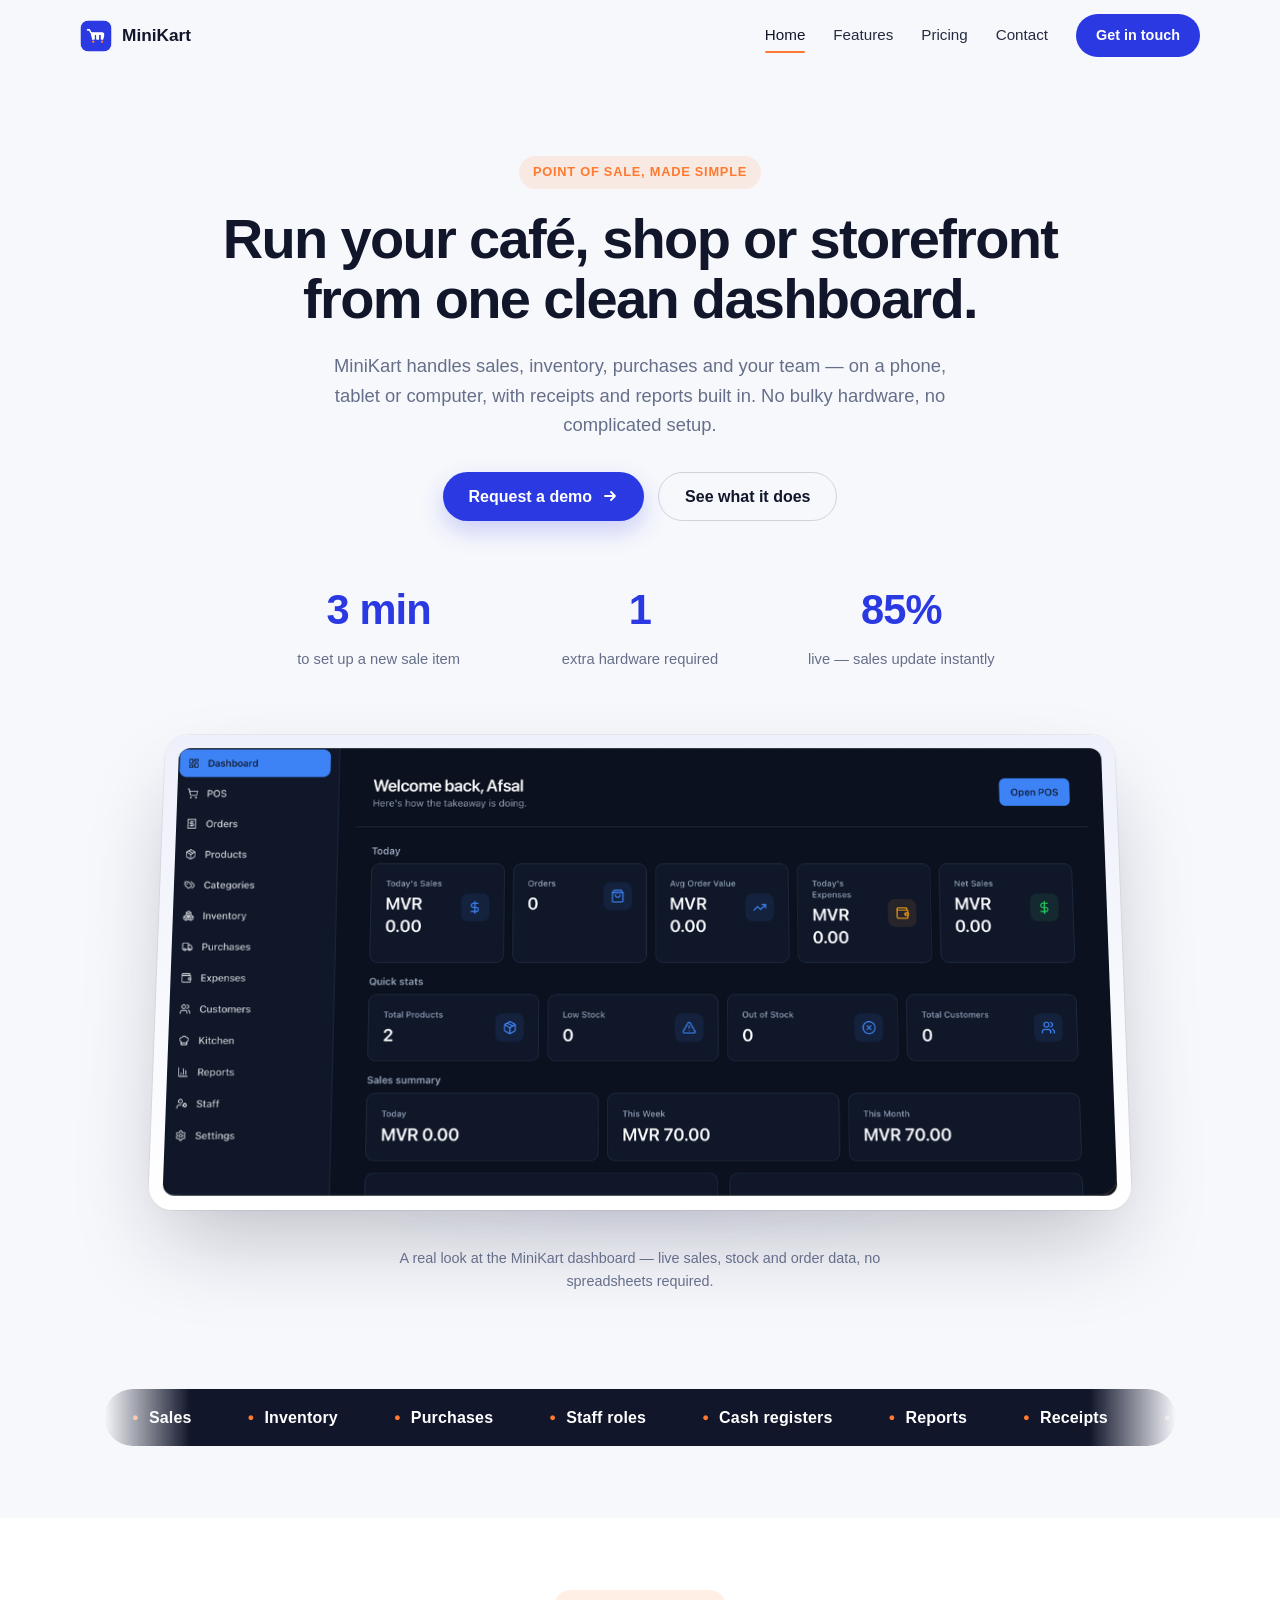
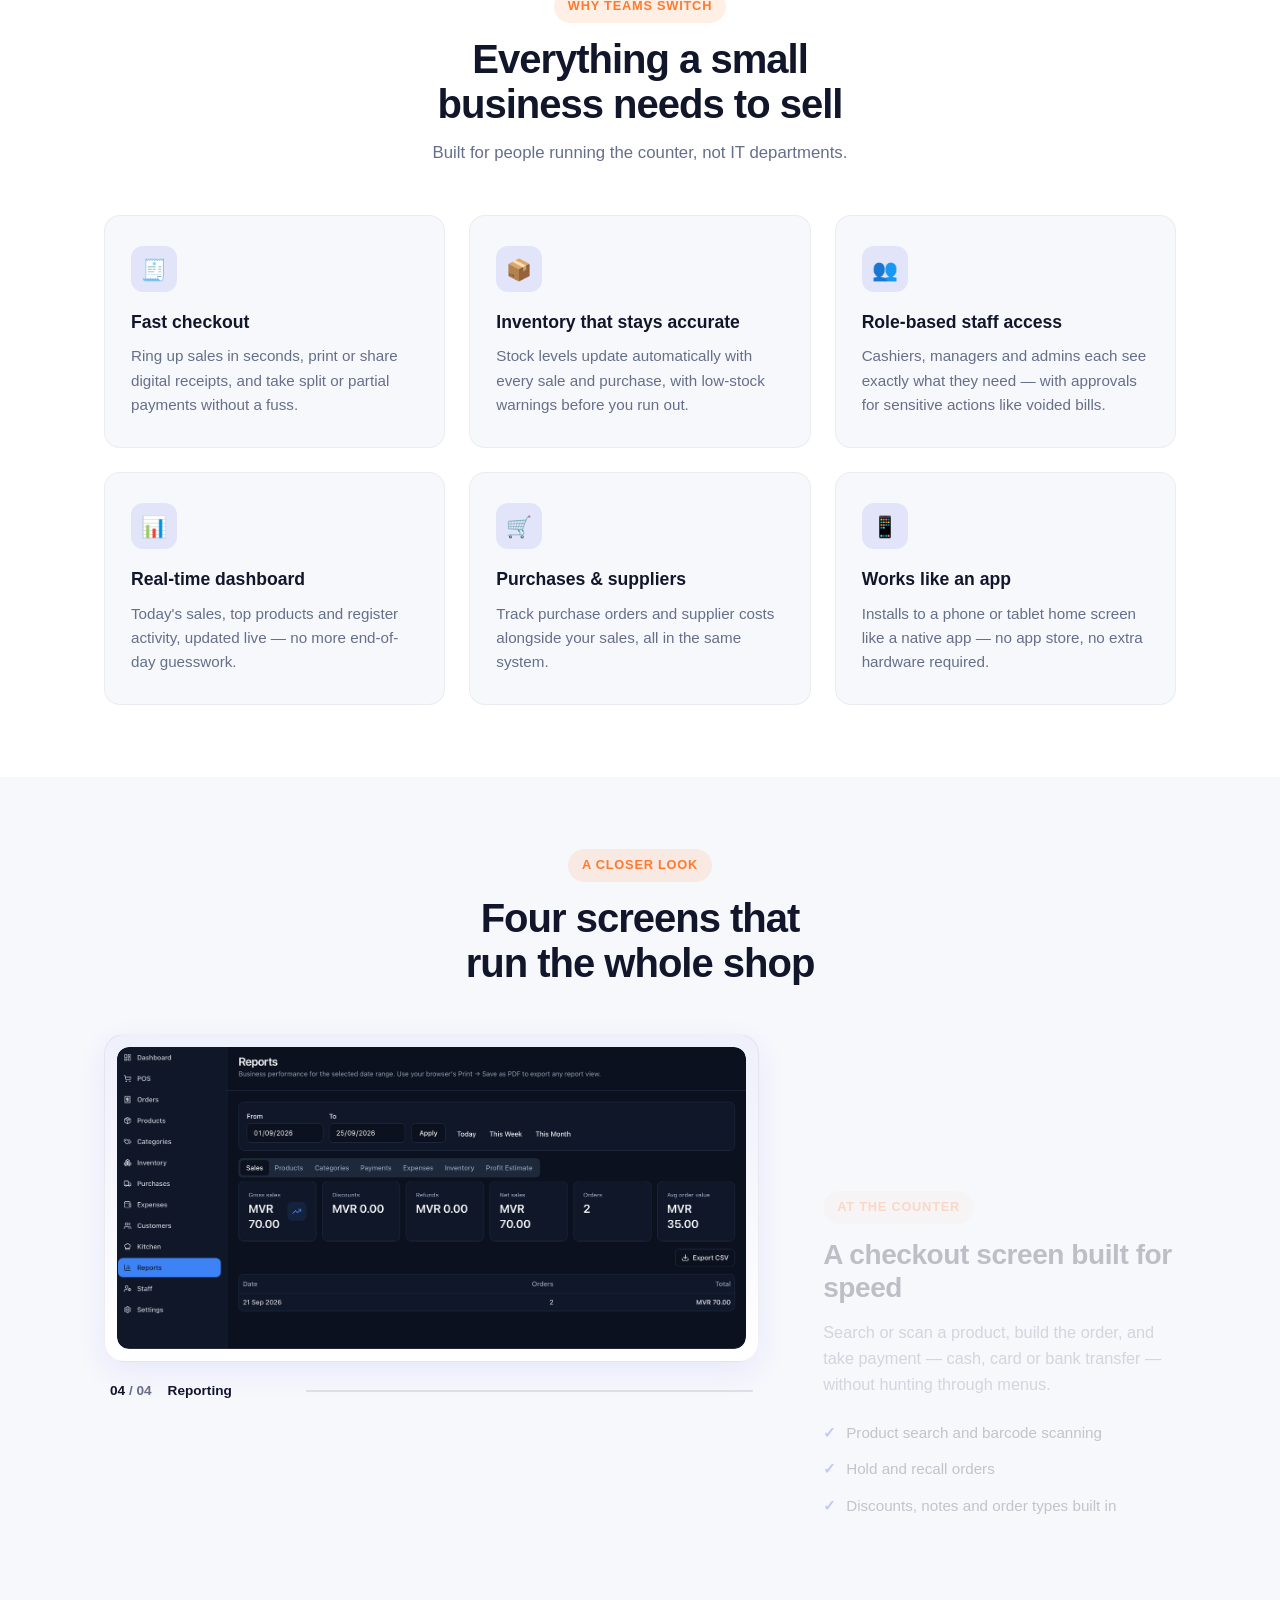
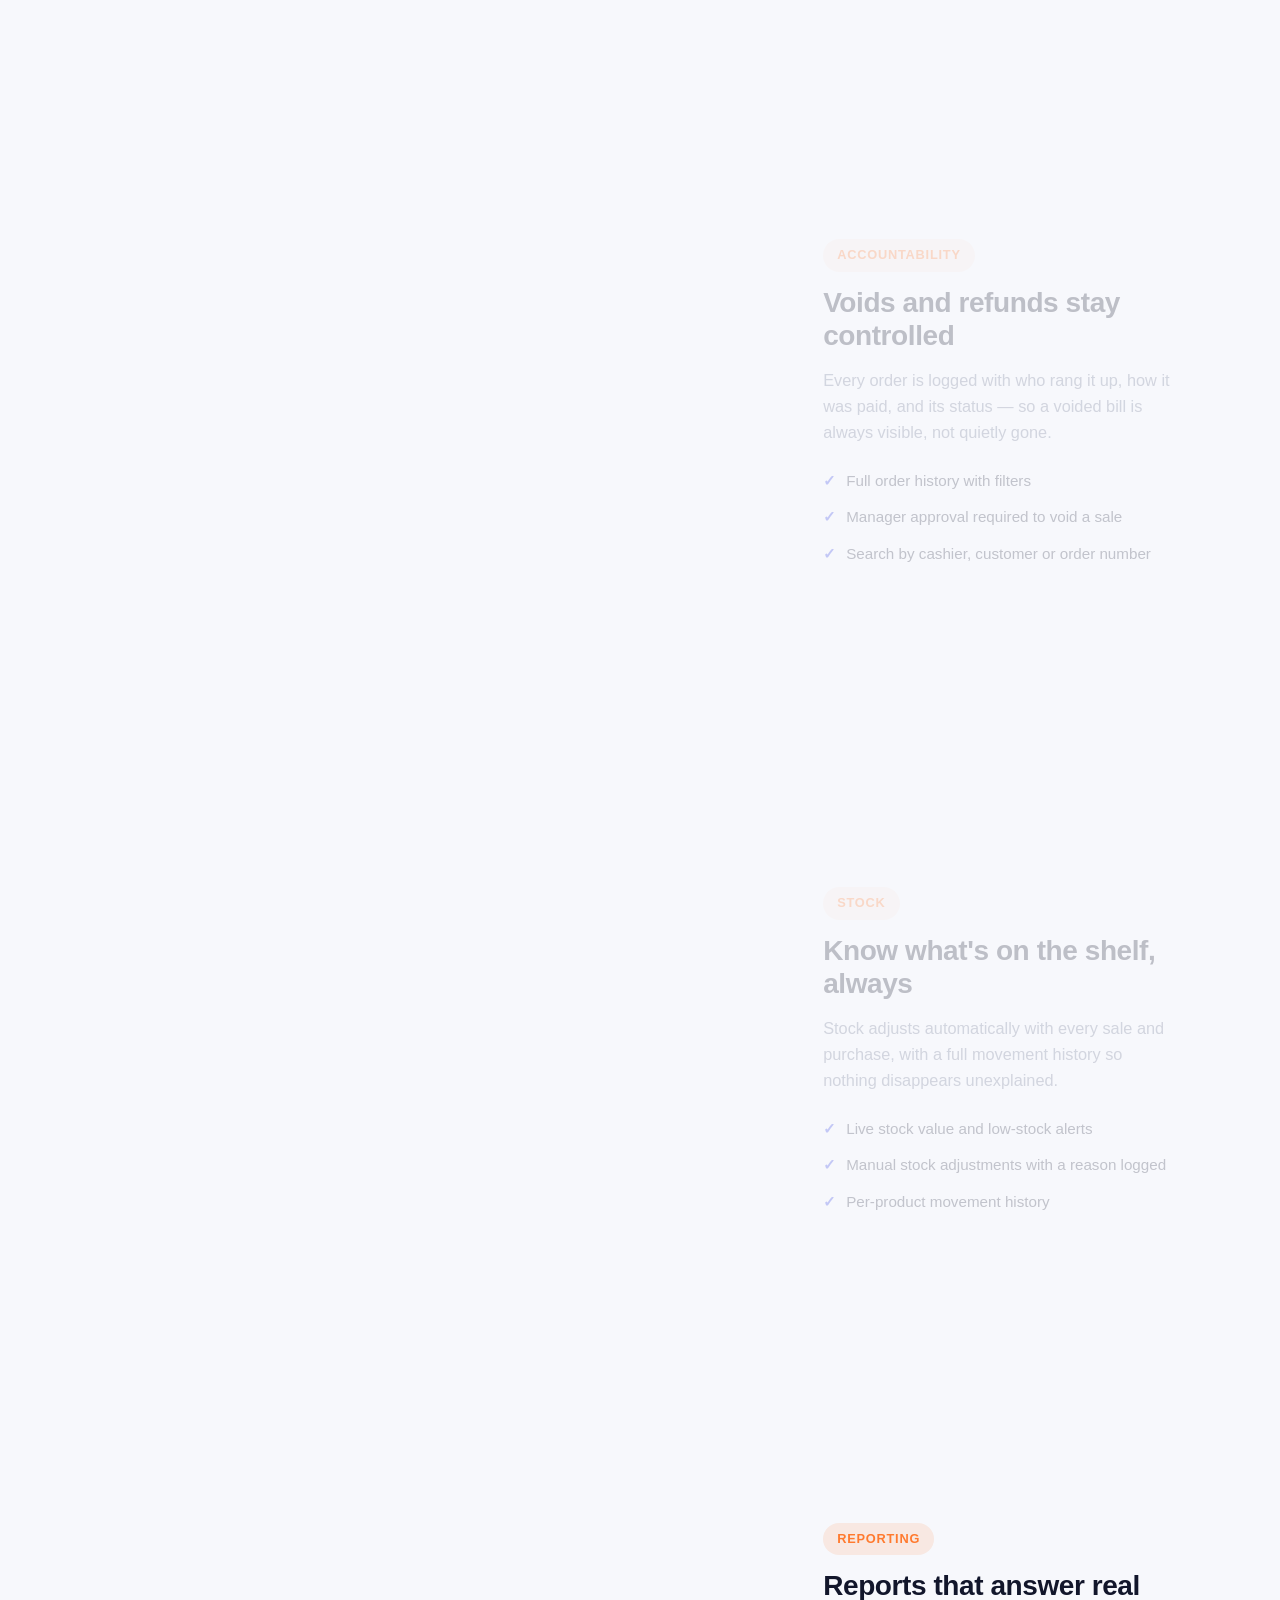
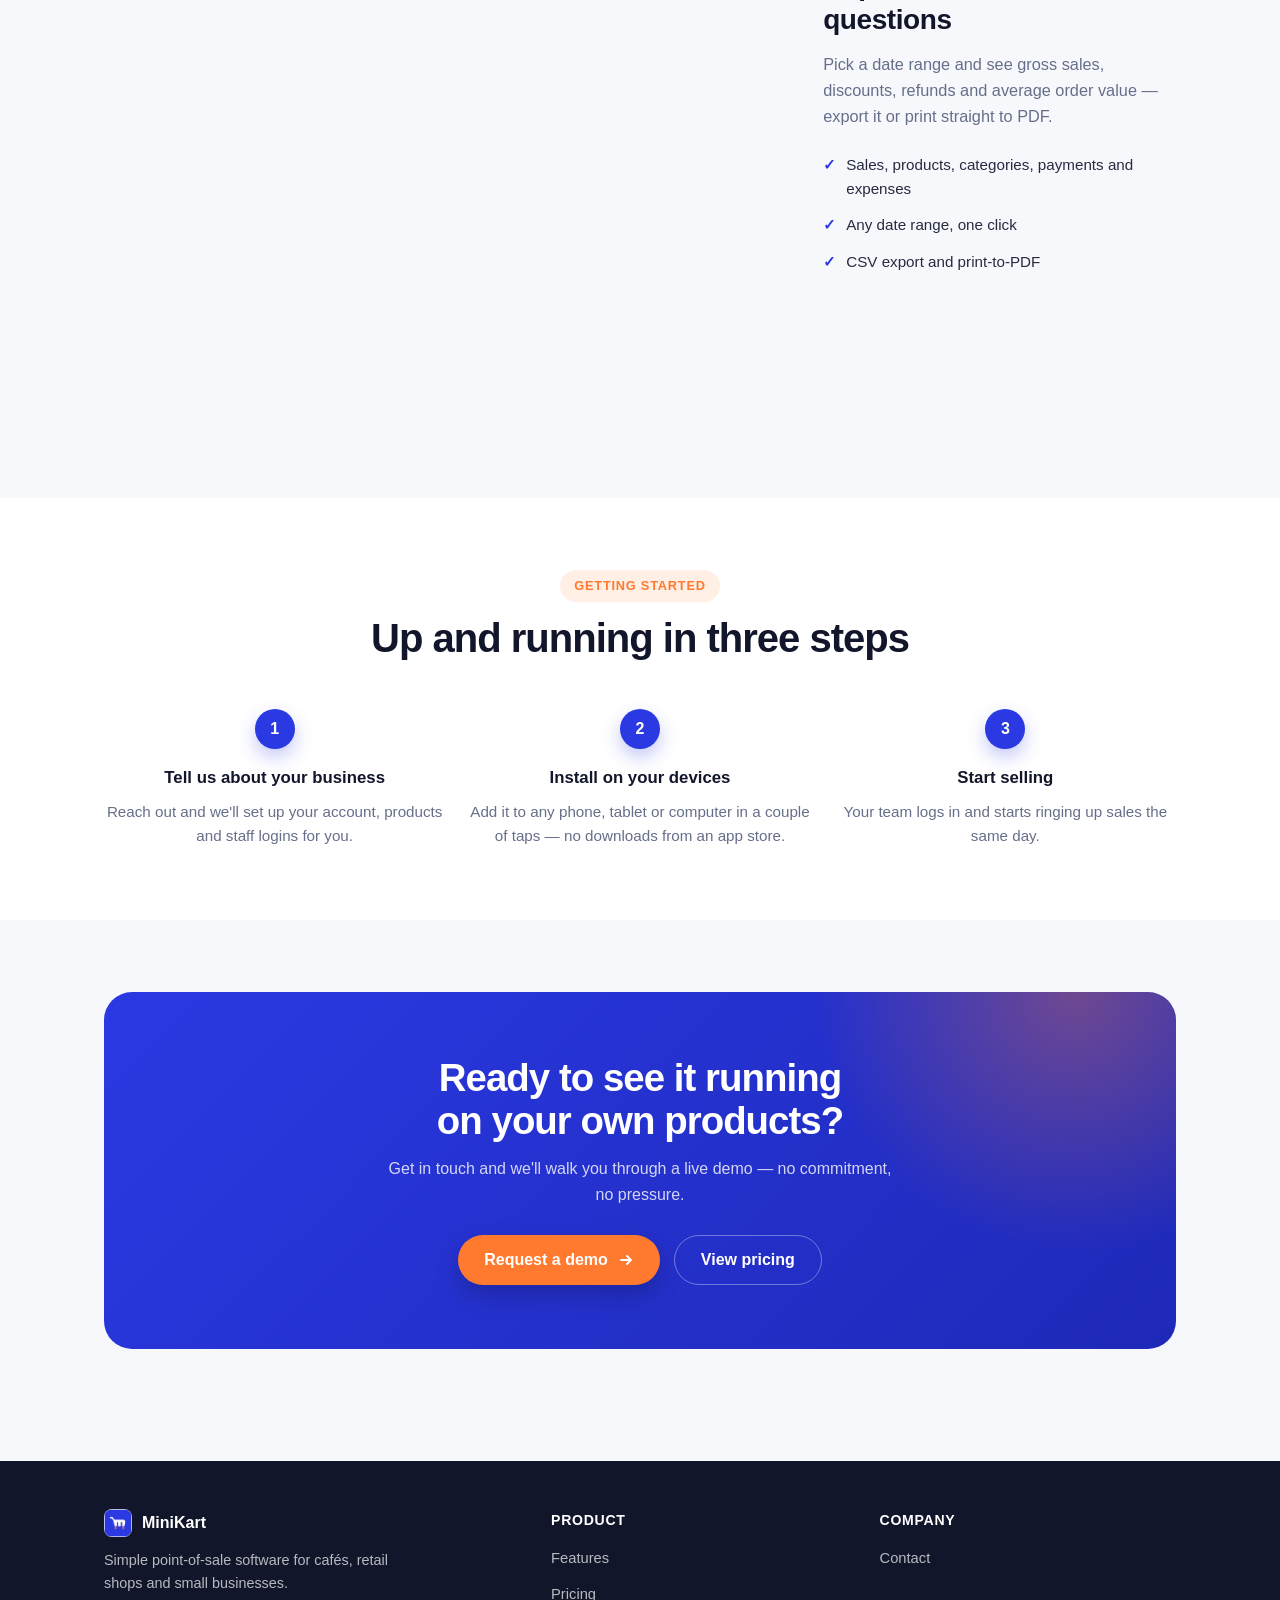
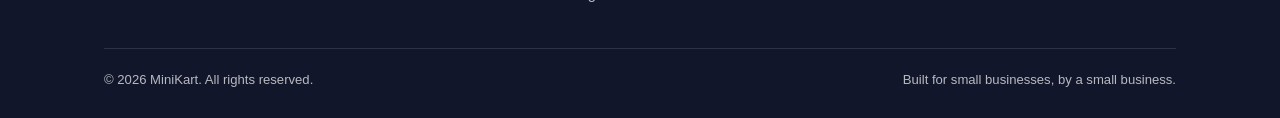
<file: index.html>
<!doctype html>
<html lang="en">
<head>
<meta charset="UTF-8" />
<meta name="viewport" content="width=device-width, initial-scale=1" />
<title>MiniKart — Simple point-of-sale software for small businesses</title>
<meta name="description" content="MiniKart is easy-to-use point-of-sale software for cafés, retail shops and small businesses — sales, inventory, purchases and staff management in one place." />
<meta name="theme-color" content="#f7f8fc" />
<link rel="icon" href="assets/favicon.png" />
<script>
  /* Runs before first paint. Enables motion styles (html.js), decides whether
     the once-per-session intro plays, and — if assets/script.js never boots —
     removes html.js again so every element is simply visible. */
  (function (d, w) {
    var h = d.documentElement;
    h.classList.add("js");
    try {
      /* "Seen" lives in a session cookie (shared across tabs, gone when the
         browser closes) with sessionStorage as fallback for file:// previews. */
      var seen = /(?:^|; )mk-intro=1/.test(d.cookie) || sessionStorage.getItem("mk-intro");
      if (!seen && !w.matchMedia("(prefers-reduced-motion: reduce)").matches) h.classList.add("is-intro");
    } catch (e) {}
    w.addEventListener("load", function () {
      setTimeout(function () { if (!w.MK_READY) h.classList.remove("js", "is-intro"); }, 300);
    });
  })(document, window);
</script>
<link rel="stylesheet" href="assets/style.css" />
</head>
<body>

<header class="site">
  <div class="container nav">
    <a href="index.html" class="brand">
      <img src="assets/logo-mark.png" alt="" width="32" height="32" />
      MiniKart
    </a>
    <nav class="nav-links" id="site-nav" aria-label="Main">
      <a href="index.html" aria-current="page">Home</a>
      <a href="features.html">Features</a>
      <a href="pricing.html">Pricing</a>
      <a href="contact.html">Contact</a>
      <a href="contact.html" class="nav-cta magnetic">Get in touch</a>
    </nav>
    <button class="menu-toggle" type="button" aria-label="Open menu" aria-expanded="false" aria-controls="site-nav"><span></span><span></span></button>
  </div>
</header>

<main>
<section class="hero">
  <div class="container">
    <span class="eyebrow" data-reveal>Point of sale, made simple</span>
    <h1 data-reveal="words">Run your café, shop or storefront from one clean dashboard.</h1>
    <p class="lead" data-reveal>
      MiniKart handles sales, inventory, purchases and your team — on a phone, tablet or
      computer, with receipts and reports built in. No bulky hardware, no complicated setup.
    </p>
    <div class="hero-actions" data-reveal>
      <a href="contact.html" class="btn btn-primary magnetic">Request a demo<svg class="btn-arrow" width="16" height="16" viewBox="0 0 16 16" aria-hidden="true"><path d="M3 8h10M9 4l4 4-4 4" fill="none" stroke="currentColor" stroke-width="1.8" stroke-linecap="round" stroke-linejoin="round"/></svg></a>
      <a href="features.html" class="btn btn-outline magnetic">See what it does</a>
    </div>

    <div class="stats" data-reveal>
      <div class="stat">
        <div class="num" data-count="3" data-suffix=" min">3 min</div>
        <div class="label">to set up a new sale item</div>
      </div>
      <div class="stat">
        <div class="num" data-count="0" data-from="9">0</div>
        <div class="label">extra hardware required</div>
      </div>
      <div class="stat">
        <div class="num" data-count="100" data-suffix="%">100%</div>
        <div class="label">live — sales update instantly</div>
      </div>
    </div>
  </div>
</section>

<section class="hero-shot-section">
  <div class="container">
    <div class="hero-shot" data-reveal data-tilt>
      <div class="tilt">
        <div class="frame">
          <img src="assets/screenshot-dashboard.png" width="1400" height="673" fetchpriority="high" decoding="async" alt="MiniKart dashboard showing today's sales, orders and quick stats" />
        </div>
      </div>
    </div>
    <p class="frame-caption" data-reveal>A real look at the MiniKart dashboard — live sales, stock and order data, no spreadsheets required.</p>
  </div>
</section>

<section class="marquee-section">
  <div class="container">
    <div class="marquee" data-reveal aria-hidden="true">
      <div class="marquee-track" id="marquee-track"></div>
    </div>
  </div>
</section>

<section class="alt">
  <div class="container">
    <div class="section-head">
      <span class="eyebrow" data-reveal>Why teams switch</span>
      <h2 data-reveal="words">Everything a small business needs to sell</h2>
      <p data-reveal>Built for people running the counter, not IT departments.</p>
    </div>
    <div class="grid">
      <div class="card" data-reveal>
        <div class="icon">🧾</div>
        <h3>Fast checkout</h3>
        <p>Ring up sales in seconds, print or share digital receipts, and take split or partial payments without a fuss.</p>
      </div>
      <div class="card" data-reveal>
        <div class="icon">📦</div>
        <h3>Inventory that stays accurate</h3>
        <p>Stock levels update automatically with every sale and purchase, with low-stock warnings before you run out.</p>
      </div>
      <div class="card" data-reveal>
        <div class="icon">👥</div>
        <h3>Role-based staff access</h3>
        <p>Cashiers, managers and admins each see exactly what they need — with approvals for sensitive actions like voided bills.</p>
      </div>
      <div class="card" data-reveal>
        <div class="icon">📊</div>
        <h3>Real-time dashboard</h3>
        <p>Today's sales, top products and register activity, updated live — no more end-of-day guesswork.</p>
      </div>
      <div class="card" data-reveal>
        <div class="icon">🛒</div>
        <h3>Purchases &amp; suppliers</h3>
        <p>Track purchase orders and supplier costs alongside your sales, all in the same system.</p>
      </div>
      <div class="card" data-reveal>
        <div class="icon">📱</div>
        <h3>Works like an app</h3>
        <p>Installs to a phone or tablet home screen like a native app — no app store, no extra hardware required.</p>
      </div>
    </div>
  </div>
</section>

<section>
  <div class="container">
    <div class="section-head">
      <span class="eyebrow" data-reveal>A closer look</span>
      <h2 data-reveal="words">Four screens that run the whole shop</h2>
    </div>

    <!-- Product tour. Desktop: the screenshot pins while the copy scrolls and
         the screen swaps per step. Mobile / no-JS: each step shows its own
         screenshot inline, like a normal feature row. -->
    <div class="tour" data-tour>
      <div class="tour-media">
        <div class="showcase-media tour-stage" data-reveal="media">
          <span class="wipe tour-screens">
            <img class="tour-img is-active" src="assets/screenshot-pos.png" width="1400" height="673" loading="lazy" decoding="async" alt="MiniKart point of sale checkout screen" />
            <img class="tour-img" src="assets/screenshot-orders.png" width="1400" height="673" loading="lazy" decoding="async" alt="MiniKart order history with a voided order and manager approval" />
            <img class="tour-img" src="assets/screenshot-inventory.png" width="1400" height="673" loading="lazy" decoding="async" alt="MiniKart inventory screen showing stock levels and movements" />
            <img class="tour-img" src="assets/screenshot-reports.png" width="1400" height="673" loading="lazy" decoding="async" alt="MiniKart reports screen with sales totals for a date range" />
          </span>
        </div>
        <div class="tour-meta" aria-hidden="true">
          <span class="tour-count"><b class="tour-current">01</b> / 04</span>
          <span class="tour-label">At the counter</span>
          <span class="tour-bar"><i></i></span>
        </div>
      </div>

      <div class="tour-steps">
        <article class="tour-step">
          <div class="showcase-media tour-inline" data-reveal="media">
            <span class="wipe"><img src="assets/screenshot-pos.png" width="1400" height="673" loading="lazy" decoding="async" alt="MiniKart point of sale checkout screen" /></span>
          </div>
          <div class="showcase-copy" data-reveal>
            <span class="eyebrow">At the counter</span>
            <h3>A checkout screen built for speed</h3>
            <p>Search or scan a product, build the order, and take payment — cash, card or bank transfer — without hunting through menus.</p>
            <ul>
              <li>Product search and barcode scanning</li>
              <li>Hold and recall orders</li>
              <li>Discounts, notes and order types built in</li>
            </ul>
          </div>
        </article>

        <article class="tour-step">
          <div class="showcase-media tour-inline" data-reveal="media">
            <span class="wipe"><img src="assets/screenshot-orders.png" width="1400" height="673" loading="lazy" decoding="async" alt="MiniKart order history with a voided order and manager approval" /></span>
          </div>
          <div class="showcase-copy" data-reveal>
            <span class="eyebrow">Accountability</span>
            <h3>Voids and refunds stay controlled</h3>
            <p>Every order is logged with who rang it up, how it was paid, and its status — so a voided bill is always visible, not quietly gone.</p>
            <ul>
              <li>Full order history with filters</li>
              <li>Manager approval required to void a sale</li>
              <li>Search by cashier, customer or order number</li>
            </ul>
          </div>
        </article>

        <article class="tour-step">
          <div class="showcase-media tour-inline" data-reveal="media">
            <span class="wipe"><img src="assets/screenshot-inventory.png" width="1400" height="673" loading="lazy" decoding="async" alt="MiniKart inventory screen showing stock levels and movements" /></span>
          </div>
          <div class="showcase-copy" data-reveal>
            <span class="eyebrow">Stock</span>
            <h3>Know what's on the shelf, always</h3>
            <p>Stock adjusts automatically with every sale and purchase, with a full movement history so nothing disappears unexplained.</p>
            <ul>
              <li>Live stock value and low-stock alerts</li>
              <li>Manual stock adjustments with a reason logged</li>
              <li>Per-product movement history</li>
            </ul>
          </div>
        </article>

        <article class="tour-step">
          <div class="showcase-media tour-inline" data-reveal="media">
            <span class="wipe"><img src="assets/screenshot-reports.png" width="1400" height="673" loading="lazy" decoding="async" alt="MiniKart reports screen with sales totals for a date range" /></span>
          </div>
          <div class="showcase-copy" data-reveal>
            <span class="eyebrow">Reporting</span>
            <h3>Reports that answer real questions</h3>
            <p>Pick a date range and see gross sales, discounts, refunds and average order value — export it or print straight to PDF.</p>
            <ul>
              <li>Sales, products, categories, payments and expenses</li>
              <li>Any date range, one click</li>
              <li>CSV export and print-to-PDF</li>
            </ul>
          </div>
        </article>
      </div>
    </div>
  </div>
</section>

<section class="alt">
  <div class="container">
    <div class="section-head">
      <span class="eyebrow" data-reveal>Getting started</span>
      <h2 data-reveal="words">Up and running in three steps</h2>
    </div>
    <div class="steps">
      <div class="step" data-reveal>
        <div class="num"></div>
        <h3>Tell us about your business</h3>
        <p>Reach out and we'll set up your account, products and staff logins for you.</p>
      </div>
      <div class="step" data-reveal>
        <div class="num"></div>
        <h3>Install on your devices</h3>
        <p>Add it to any phone, tablet or computer in a couple of taps — no downloads from an app store.</p>
      </div>
      <div class="step" data-reveal>
        <div class="num"></div>
        <h3>Start selling</h3>
        <p>Your team logs in and starts ringing up sales the same day.</p>
      </div>
    </div>
  </div>
</section>

<section>
  <div class="container">
    <div class="cta-band" data-reveal>
      <h2 data-reveal="words">Ready to see it running on your own products?</h2>
      <p>Get in touch and we'll walk you through a live demo — no commitment, no pressure.</p>
      <div class="hero-actions">
        <a href="contact.html" class="btn btn-primary magnetic">Request a demo<svg class="btn-arrow" width="16" height="16" viewBox="0 0 16 16" aria-hidden="true"><path d="M3 8h10M9 4l4 4-4 4" fill="none" stroke="currentColor" stroke-width="1.8" stroke-linecap="round" stroke-linejoin="round"/></svg></a>
        <a href="pricing.html" class="btn btn-outline">View pricing</a>
      </div>
    </div>
  </div>
</section>
</main>

<footer class="site">
  <div class="container">
    <div class="footer-grid">
      <div>
        <div class="footer-brand">
          <img src="assets/logo-mark.png" alt="" width="28" height="28" loading="lazy" />
          <span>MiniKart</span>
        </div>
        <p>Simple point-of-sale software for cafés, retail shops and small businesses.</p>
      </div>
      <div>
        <h4>Product</h4>
        <ul>
          <li><a href="features.html">Features</a></li>
          <li><a href="pricing.html">Pricing</a></li>
        </ul>
      </div>
      <div>
        <h4>Company</h4>
        <ul>
          <li><a href="contact.html">Contact</a></li>
        </ul>
      </div>
    </div>
    <div class="footer-bottom">
      <span>© 2026 MiniKart. All rights reserved.</span>
      <span>Built for small businesses, by a small business.</span>
    </div>
  </div>
</footer>

<script src="assets/script.js"></script>
</body>
</html>
</file>
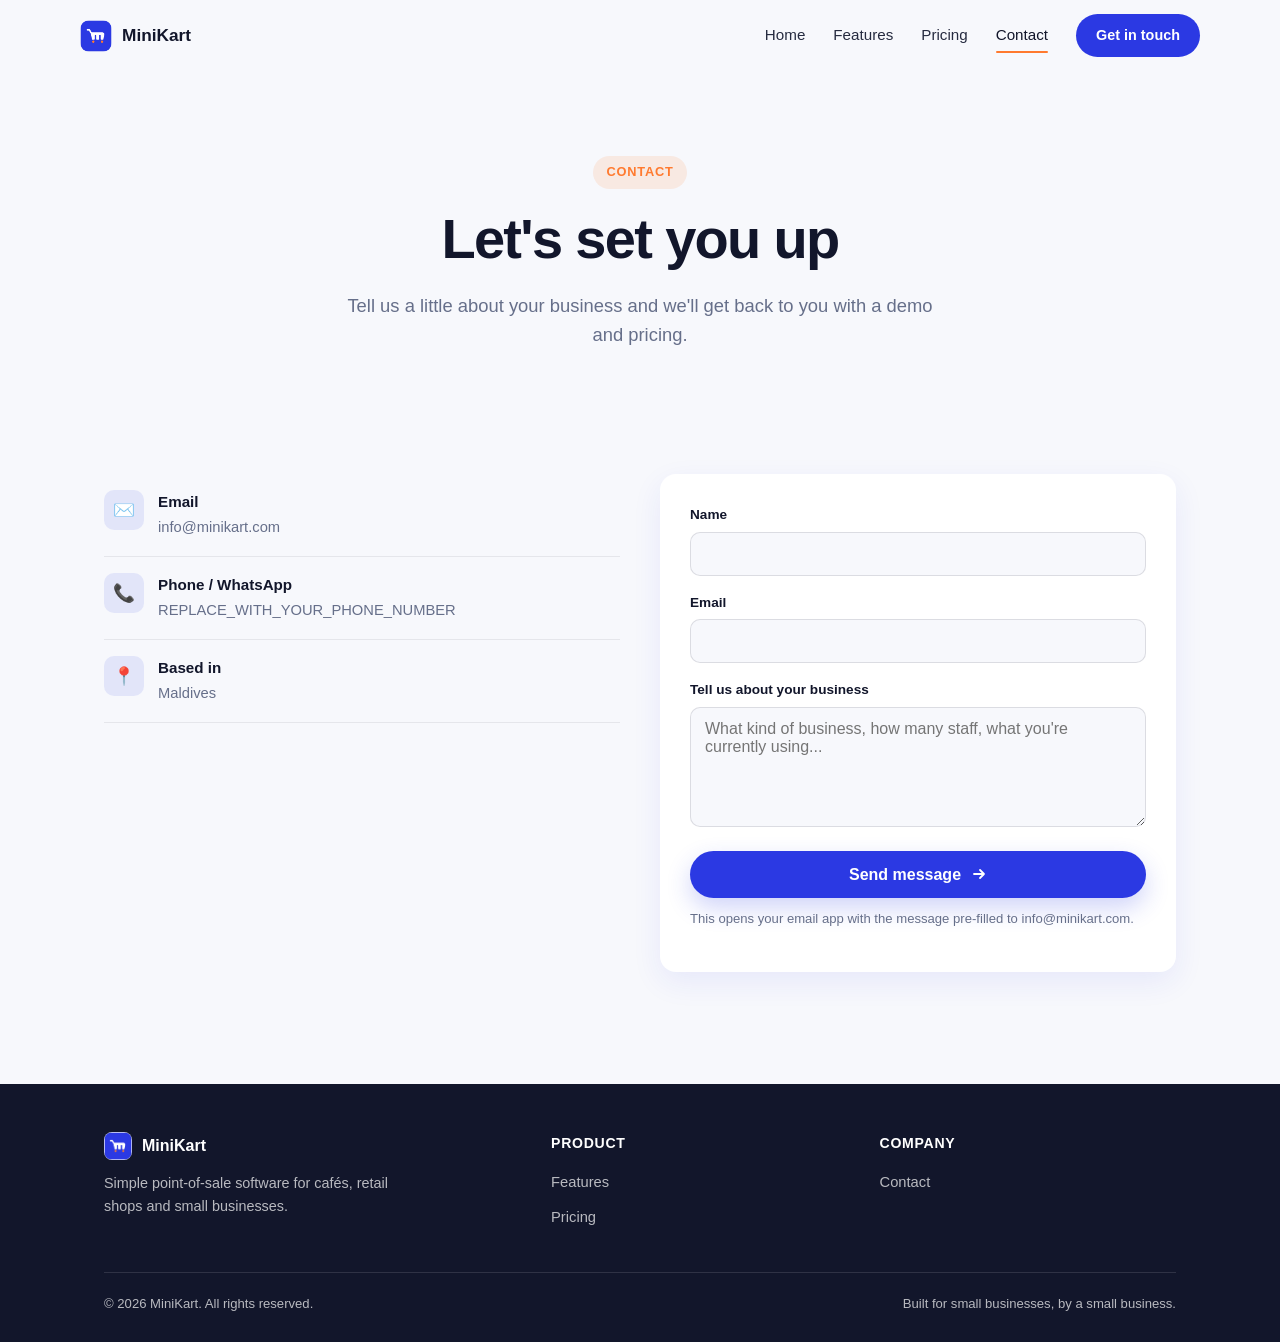
<file: contact.html>
<!doctype html>
<html lang="en">
<head>
<meta charset="UTF-8" />
<meta name="viewport" content="width=device-width, initial-scale=1" />
<title>Contact — MiniKart</title>
<meta name="description" content="Get in touch with MiniKart for a demo, pricing questions, or support." />
<meta name="theme-color" content="#f7f8fc" />
<link rel="icon" href="assets/favicon.png" />
<script>
  /* Runs before first paint. Enables motion styles (html.js), decides whether
     the once-per-session intro plays, and — if assets/script.js never boots —
     removes html.js again so every element is simply visible. */
  (function (d, w) {
    var h = d.documentElement;
    h.classList.add("js");
    try {
      /* "Seen" lives in a session cookie (shared across tabs, gone when the
         browser closes) with sessionStorage as fallback for file:// previews. */
      var seen = /(?:^|; )mk-intro=1/.test(d.cookie) || sessionStorage.getItem("mk-intro");
      if (!seen && !w.matchMedia("(prefers-reduced-motion: reduce)").matches) h.classList.add("is-intro");
    } catch (e) {}
    w.addEventListener("load", function () {
      setTimeout(function () { if (!w.MK_READY) h.classList.remove("js", "is-intro"); }, 300);
    });
  })(document, window);
</script>
<link rel="stylesheet" href="assets/style.css" />
</head>
<body>

<header class="site">
  <div class="container nav">
    <a href="index.html" class="brand">
      <img src="assets/logo-mark.png" alt="" width="32" height="32" />
      MiniKart
    </a>
    <nav class="nav-links" id="site-nav" aria-label="Main">
      <a href="index.html">Home</a>
      <a href="features.html">Features</a>
      <a href="pricing.html">Pricing</a>
      <a href="contact.html" aria-current="page">Contact</a>
      <a href="contact.html" class="nav-cta magnetic">Get in touch</a>
    </nav>
    <button class="menu-toggle" type="button" aria-label="Open menu" aria-expanded="false" aria-controls="site-nav"><span></span><span></span></button>
  </div>
</header>

<main>
<section class="hero" style="padding-bottom:20px;">
  <div class="container">
    <span class="eyebrow" data-reveal>Contact</span>
    <h1 data-reveal="words">Let's set you up</h1>
    <p class="lead" data-reveal>Tell us a little about your business and we'll get back to you with a demo and pricing.</p>
  </div>
</section>

<section>
  <div class="container">
    <div class="contact-grid">
      <div>
        <ul class="contact-list">
          <li data-reveal>
            <div class="icon">✉️</div>
            <div>
              <strong>Email</strong>
              <a href="mailto:info@minikart.com">info@minikart.com</a>
            </div>
          </li>
          <li data-reveal>
            <div class="icon">📞</div>
            <div>
              <strong>Phone / WhatsApp</strong>
              <span>REPLACE_WITH_YOUR_PHONE_NUMBER</span>
            </div>
          </li>
          <li data-reveal>
            <div class="icon">📍</div>
            <div>
              <strong>Based in</strong>
              <span>Maldives</span>
            </div>
          </li>
        </ul>
      </div>
      <form class="contact-form" data-reveal>
        <div>
          <label for="name">Name</label>
          <input type="text" id="name" name="name" autocomplete="name" required />
        </div>
        <div>
          <label for="email">Email</label>
          <input type="email" id="email" name="email" autocomplete="email" required />
        </div>
        <div>
          <label for="message">Tell us about your business</label>
          <textarea id="message" name="message" placeholder="What kind of business, how many staff, what you're currently using..."></textarea>
        </div>
        <button type="submit" class="btn btn-primary magnetic"><span class="btn-label">Send message</span><svg class="btn-arrow" width="16" height="16" viewBox="0 0 16 16" aria-hidden="true"><path d="M3 8h10M9 4l4 4-4 4" fill="none" stroke="currentColor" stroke-width="1.8" stroke-linecap="round" stroke-linejoin="round"/></svg></button>
        <p class="form-note">This opens your email app with the message pre-filled to info@minikart.com.</p>
      </form>
    </div>
  </div>
</section>
</main>

<footer class="site">
  <div class="container">
    <div class="footer-grid">
      <div>
        <div class="footer-brand">
          <img src="assets/logo-mark.png" alt="" width="28" height="28" loading="lazy" />
          <span>MiniKart</span>
        </div>
        <p>Simple point-of-sale software for cafés, retail shops and small businesses.</p>
      </div>
      <div>
        <h4>Product</h4>
        <ul>
          <li><a href="features.html">Features</a></li>
          <li><a href="pricing.html">Pricing</a></li>
        </ul>
      </div>
      <div>
        <h4>Company</h4>
        <ul>
          <li><a href="contact.html">Contact</a></li>
        </ul>
      </div>
    </div>
    <div class="footer-bottom">
      <span>© 2026 MiniKart. All rights reserved.</span>
      <span>Built for small businesses, by a small business.</span>
    </div>
  </div>
</footer>

<script src="assets/script.js"></script>
</body>
</html>
</file>
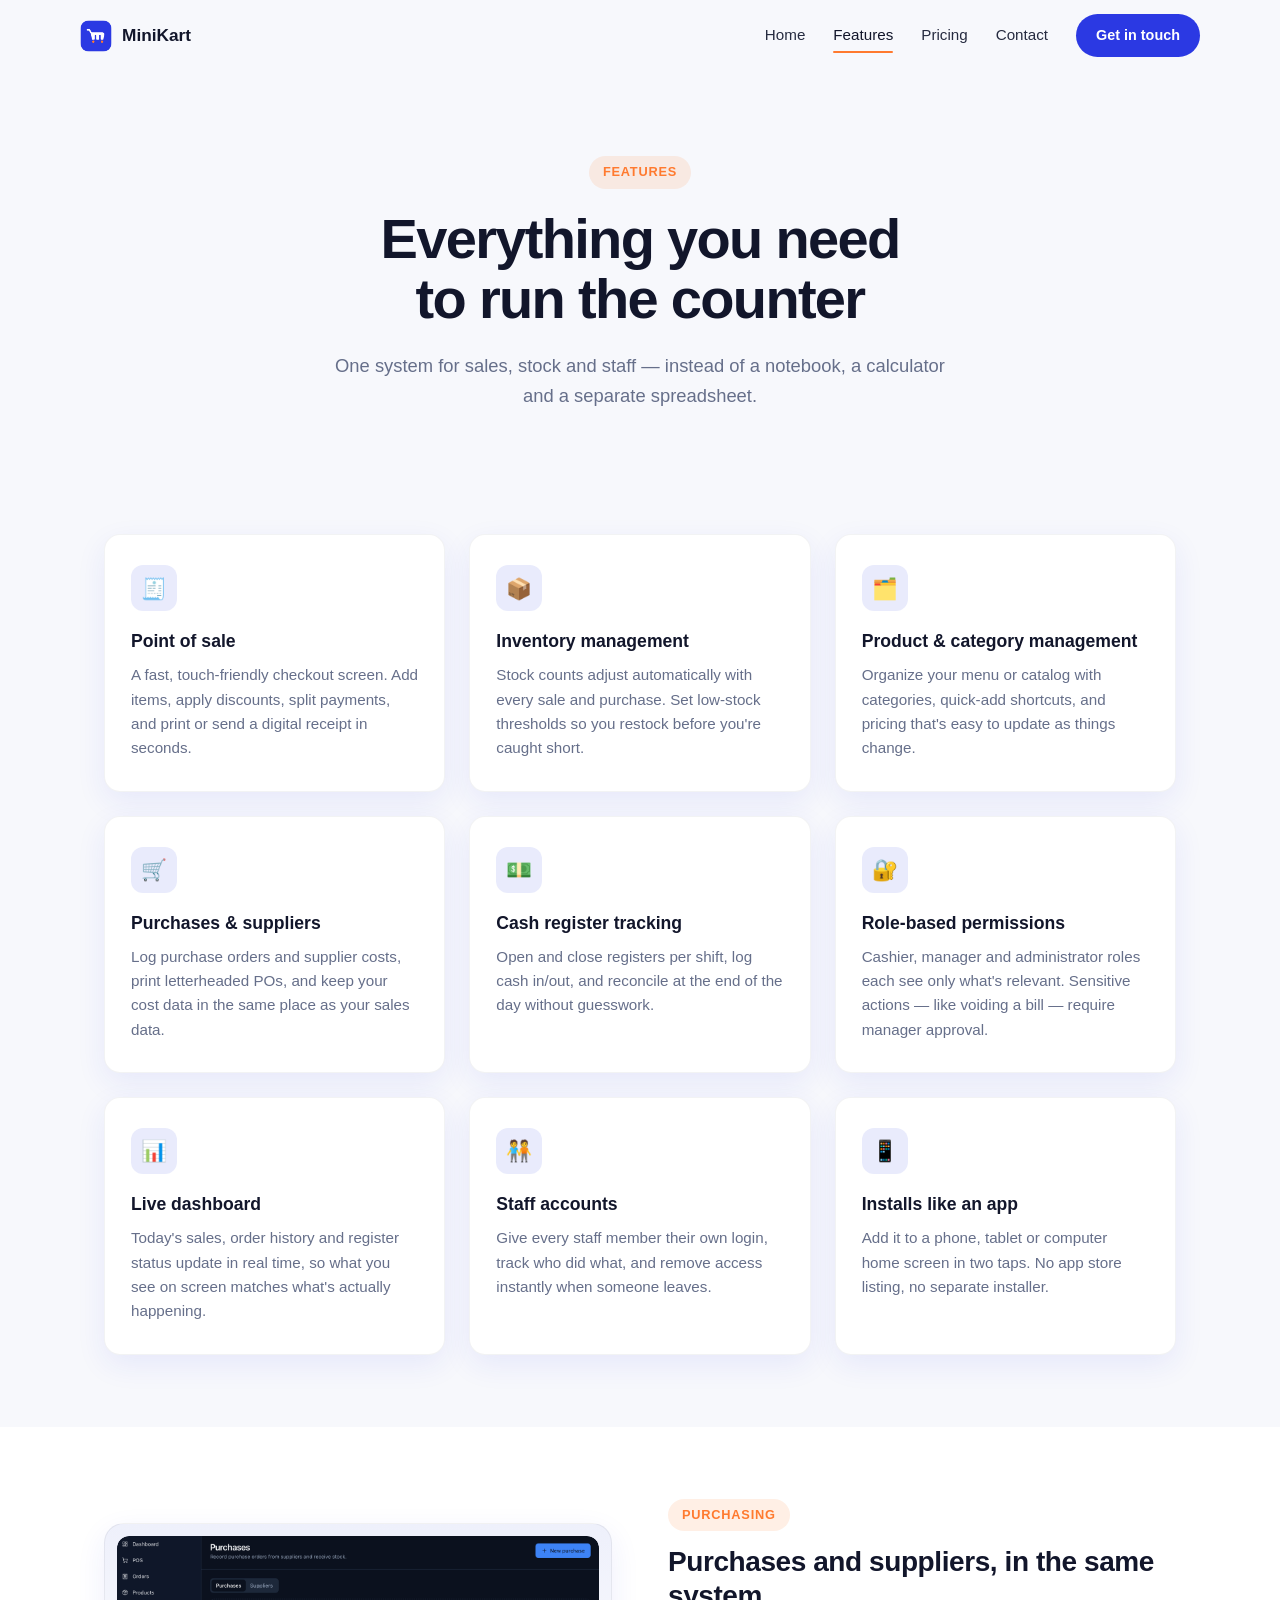
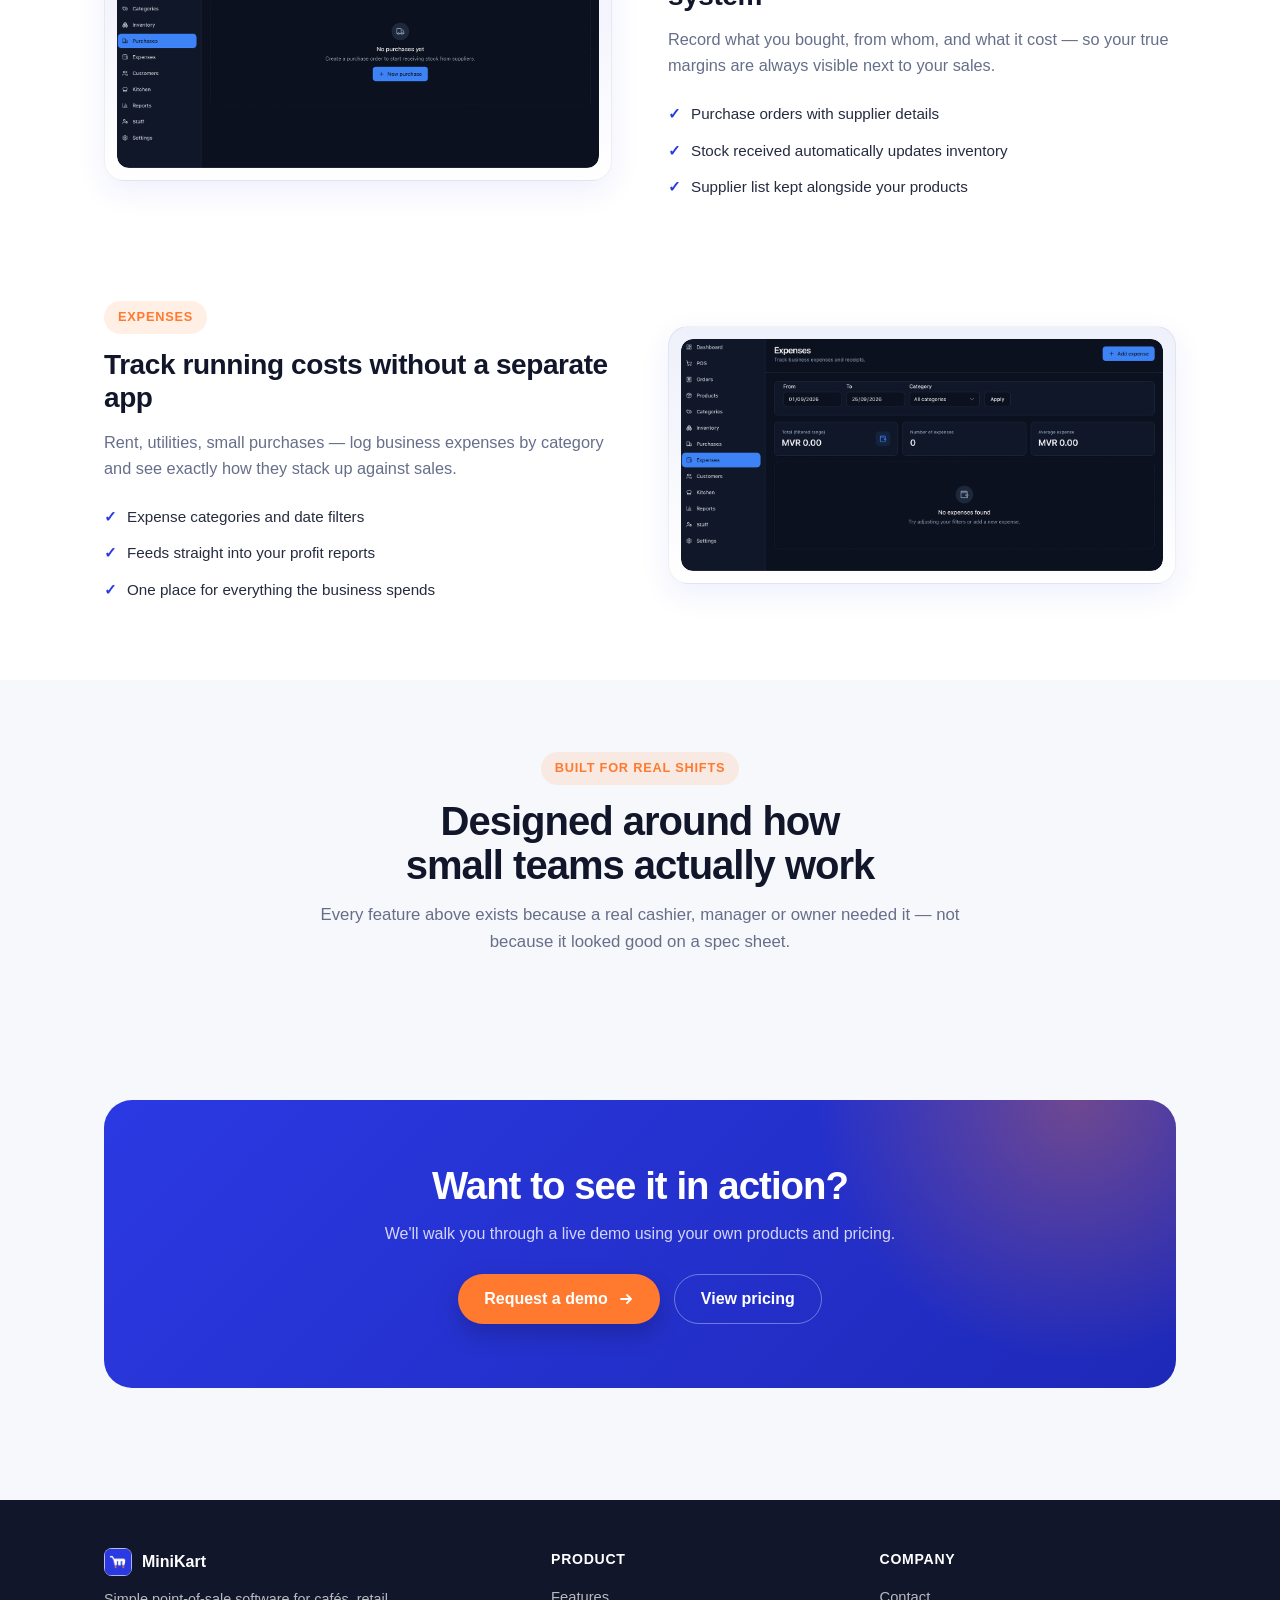
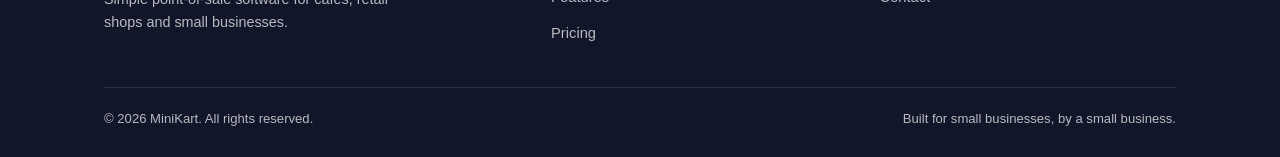
<file: features.html>
<!doctype html>
<html lang="en">
<head>
<meta charset="UTF-8" />
<meta name="viewport" content="width=device-width, initial-scale=1" />
<title>Features — MiniKart</title>
<meta name="description" content="Everything MiniKart includes: sales, inventory, purchases, staff roles, void approvals, dashboards and more." />
<meta name="theme-color" content="#f7f8fc" />
<link rel="icon" href="assets/favicon.png" />
<script>
  /* Runs before first paint. Enables motion styles (html.js), decides whether
     the once-per-session intro plays, and — if assets/script.js never boots —
     removes html.js again so every element is simply visible. */
  (function (d, w) {
    var h = d.documentElement;
    h.classList.add("js");
    try {
      /* "Seen" lives in a session cookie (shared across tabs, gone when the
         browser closes) with sessionStorage as fallback for file:// previews. */
      var seen = /(?:^|; )mk-intro=1/.test(d.cookie) || sessionStorage.getItem("mk-intro");
      if (!seen && !w.matchMedia("(prefers-reduced-motion: reduce)").matches) h.classList.add("is-intro");
    } catch (e) {}
    w.addEventListener("load", function () {
      setTimeout(function () { if (!w.MK_READY) h.classList.remove("js", "is-intro"); }, 300);
    });
  })(document, window);
</script>
<link rel="stylesheet" href="assets/style.css" />
</head>
<body>

<header class="site">
  <div class="container nav">
    <a href="index.html" class="brand">
      <img src="assets/logo-mark.png" alt="" width="32" height="32" />
      MiniKart
    </a>
    <nav class="nav-links" id="site-nav" aria-label="Main">
      <a href="index.html">Home</a>
      <a href="features.html" aria-current="page">Features</a>
      <a href="pricing.html">Pricing</a>
      <a href="contact.html">Contact</a>
      <a href="contact.html" class="nav-cta magnetic">Get in touch</a>
    </nav>
    <button class="menu-toggle" type="button" aria-label="Open menu" aria-expanded="false" aria-controls="site-nav"><span></span><span></span></button>
  </div>
</header>

<main>
<section class="hero" style="padding-bottom:20px;">
  <div class="container">
    <span class="eyebrow" data-reveal>Features</span>
    <h1 data-reveal="words">Everything you need to run the counter</h1>
    <p class="lead" data-reveal>One system for sales, stock and staff — instead of a notebook, a calculator and a separate spreadsheet.</p>
  </div>
</section>

<section>
  <div class="container">
    <div class="grid">
      <div class="card" data-reveal>
        <div class="icon">🧾</div>
        <h3>Point of sale</h3>
        <p>A fast, touch-friendly checkout screen. Add items, apply discounts, split payments, and print or send a digital receipt in seconds.</p>
      </div>
      <div class="card" data-reveal>
        <div class="icon">📦</div>
        <h3>Inventory management</h3>
        <p>Stock counts adjust automatically with every sale and purchase. Set low-stock thresholds so you restock before you're caught short.</p>
      </div>
      <div class="card" data-reveal>
        <div class="icon">🗂️</div>
        <h3>Product &amp; category management</h3>
        <p>Organize your menu or catalog with categories, quick-add shortcuts, and pricing that's easy to update as things change.</p>
      </div>
      <div class="card" data-reveal>
        <div class="icon">🛒</div>
        <h3>Purchases &amp; suppliers</h3>
        <p>Log purchase orders and supplier costs, print letterheaded POs, and keep your cost data in the same place as your sales data.</p>
      </div>
      <div class="card" data-reveal>
        <div class="icon">💵</div>
        <h3>Cash register tracking</h3>
        <p>Open and close registers per shift, log cash in/out, and reconcile at the end of the day without guesswork.</p>
      </div>
      <div class="card" data-reveal>
        <div class="icon">🔐</div>
        <h3>Role-based permissions</h3>
        <p>Cashier, manager and administrator roles each see only what's relevant. Sensitive actions — like voiding a bill — require manager approval.</p>
      </div>
      <div class="card" data-reveal>
        <div class="icon">📊</div>
        <h3>Live dashboard</h3>
        <p>Today's sales, order history and register status update in real time, so what you see on screen matches what's actually happening.</p>
      </div>
      <div class="card" data-reveal>
        <div class="icon">🧑‍🤝‍🧑</div>
        <h3>Staff accounts</h3>
        <p>Give every staff member their own login, track who did what, and remove access instantly when someone leaves.</p>
      </div>
      <div class="card" data-reveal>
        <div class="icon">📱</div>
        <h3>Installs like an app</h3>
        <p>Add it to a phone, tablet or computer home screen in two taps. No app store listing, no separate installer.</p>
      </div>
    </div>
  </div>
</section>

<section class="alt">
  <div class="container">
    <div class="showcase">
      <div class="showcase-media" data-reveal="media">
        <span class="wipe"><img src="assets/screenshot-purchases.png" width="1400" height="673" loading="lazy" decoding="async" alt="MiniKart purchases screen for recording supplier orders" /></span>
      </div>
      <div class="showcase-copy" data-reveal>
        <span class="eyebrow">Purchasing</span>
        <h3>Purchases and suppliers, in the same system</h3>
        <p>Record what you bought, from whom, and what it cost — so your true margins are always visible next to your sales.</p>
        <ul>
          <li>Purchase orders with supplier details</li>
          <li>Stock received automatically updates inventory</li>
          <li>Supplier list kept alongside your products</li>
        </ul>
      </div>
    </div>

    <div class="showcase reverse">
      <div class="showcase-media" data-reveal="media">
        <span class="wipe"><img src="assets/screenshot-expenses.png" width="1400" height="673" loading="lazy" decoding="async" alt="MiniKart expenses screen for tracking business costs" /></span>
      </div>
      <div class="showcase-copy" data-reveal>
        <span class="eyebrow">Expenses</span>
        <h3>Track running costs without a separate app</h3>
        <p>Rent, utilities, small purchases — log business expenses by category and see exactly how they stack up against sales.</p>
        <ul>
          <li>Expense categories and date filters</li>
          <li>Feeds straight into your profit reports</li>
          <li>One place for everything the business spends</li>
        </ul>
      </div>
    </div>
  </div>
</section>

<section>
  <div class="container">
    <div class="section-head" style="margin-bottom:0;">
      <span class="eyebrow" data-reveal>Built for real shifts</span>
      <h2 data-reveal="words">Designed around how small teams actually work</h2>
      <p data-reveal>Every feature above exists because a real cashier, manager or owner needed it — not because it looked good on a spec sheet.</p>
    </div>
  </div>
</section>

<section>
  <div class="container">
    <div class="cta-band" data-reveal>
      <h2 data-reveal="words">Want to see it in action?</h2>
      <p>We'll walk you through a live demo using your own products and pricing.</p>
      <div class="hero-actions">
        <a href="contact.html" class="btn btn-primary magnetic">Request a demo<svg class="btn-arrow" width="16" height="16" viewBox="0 0 16 16" aria-hidden="true"><path d="M3 8h10M9 4l4 4-4 4" fill="none" stroke="currentColor" stroke-width="1.8" stroke-linecap="round" stroke-linejoin="round"/></svg></a>
        <a href="pricing.html" class="btn btn-outline">View pricing</a>
      </div>
    </div>
  </div>
</section>
</main>

<footer class="site">
  <div class="container">
    <div class="footer-grid">
      <div>
        <div class="footer-brand">
          <img src="assets/logo-mark.png" alt="" width="28" height="28" loading="lazy" />
          <span>MiniKart</span>
        </div>
        <p>Simple point-of-sale software for cafés, retail shops and small businesses.</p>
      </div>
      <div>
        <h4>Product</h4>
        <ul>
          <li><a href="features.html">Features</a></li>
          <li><a href="pricing.html">Pricing</a></li>
        </ul>
      </div>
      <div>
        <h4>Company</h4>
        <ul>
          <li><a href="contact.html">Contact</a></li>
        </ul>
      </div>
    </div>
    <div class="footer-bottom">
      <span>© 2026 MiniKart. All rights reserved.</span>
      <span>Built for small businesses, by a small business.</span>
    </div>
  </div>
</footer>

<script src="assets/script.js"></script>
</body>
</html>
</file>
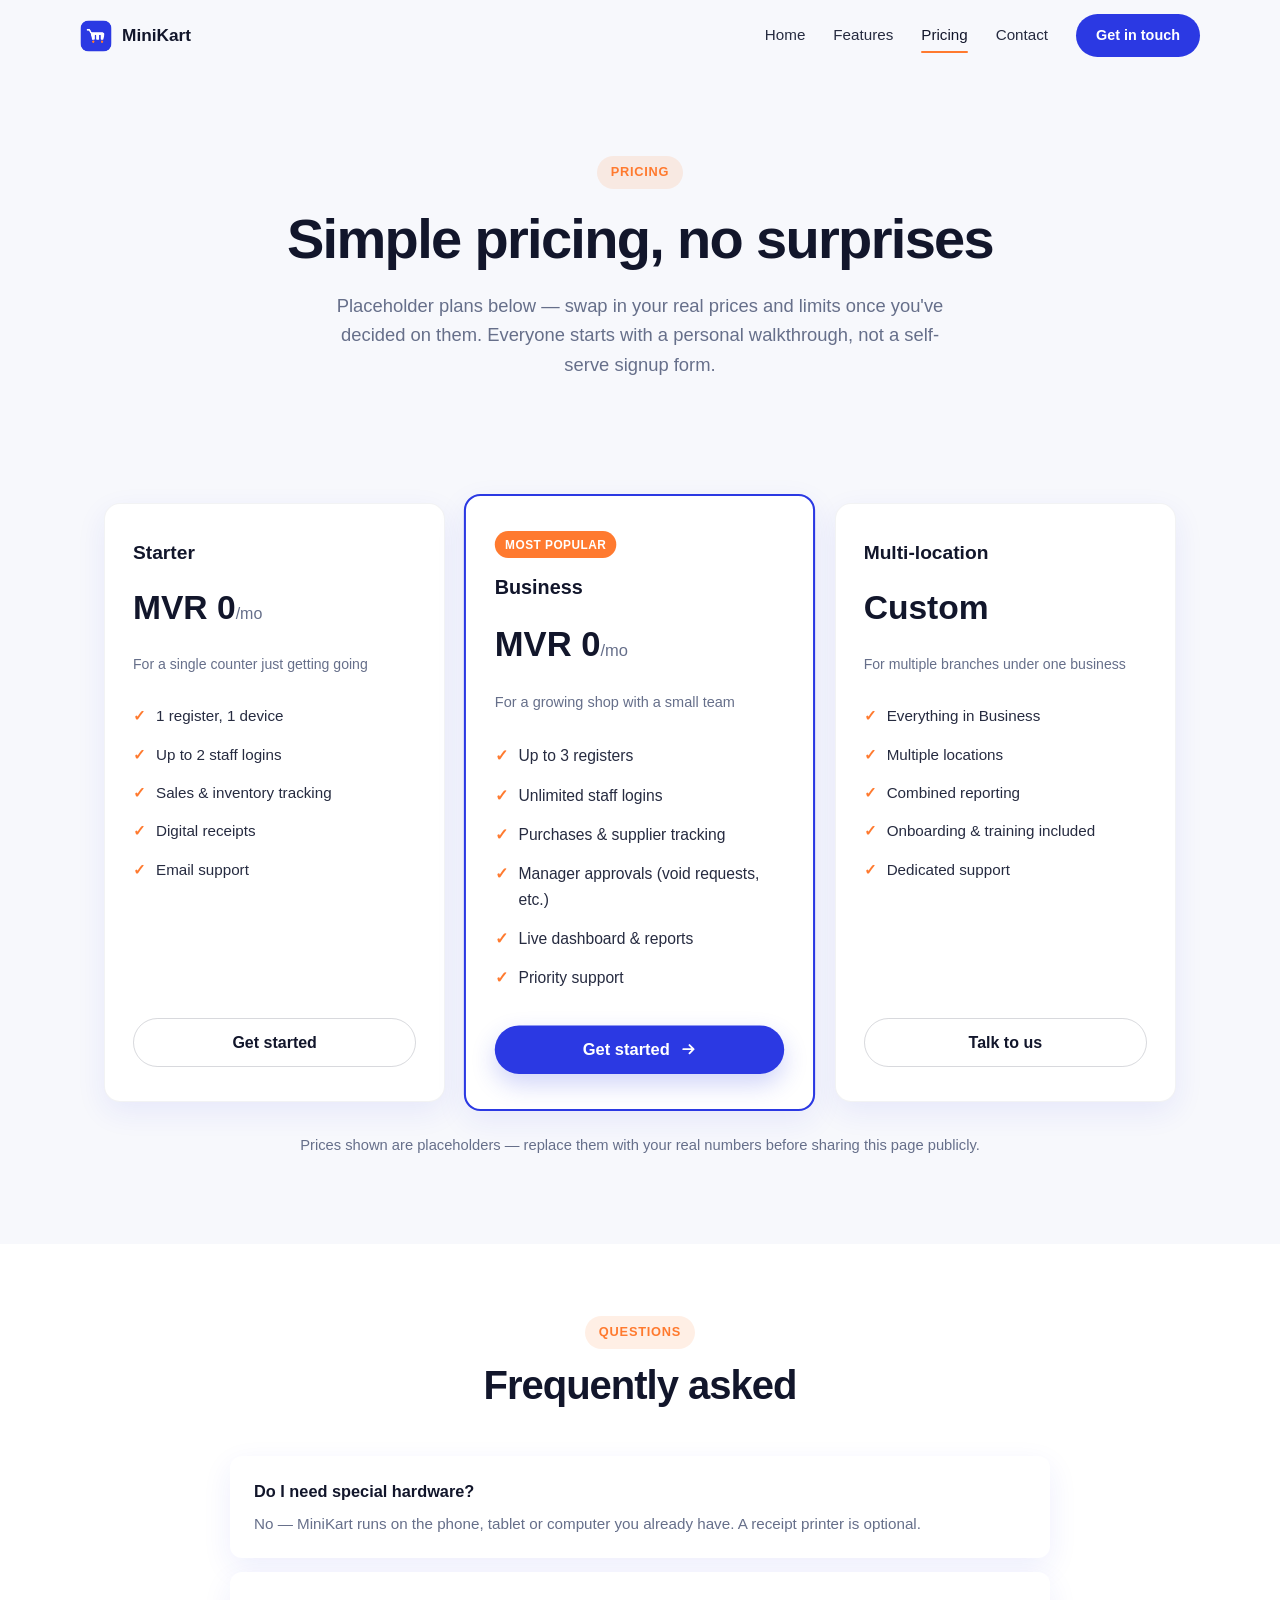
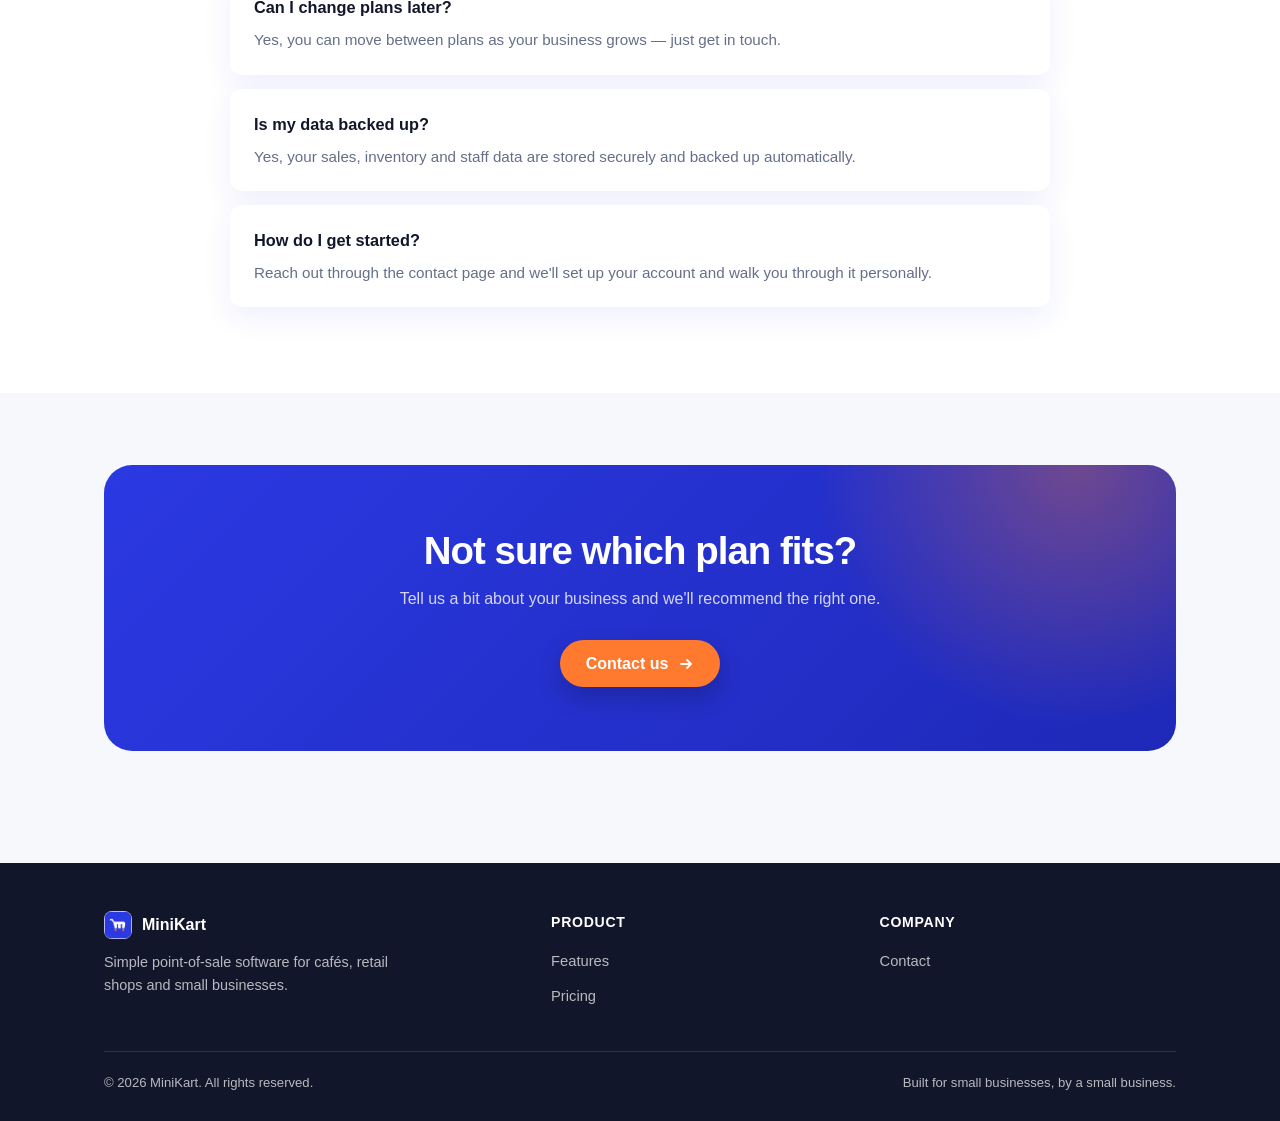
<file: pricing.html>
<!doctype html>
<html lang="en">
<head>
<meta charset="UTF-8" />
<meta name="viewport" content="width=device-width, initial-scale=1" />
<title>Pricing — MiniKart</title>
<meta name="description" content="MiniKart pricing plans for small businesses — simple, transparent, no hidden fees." />
<meta name="theme-color" content="#f7f8fc" />
<link rel="icon" href="assets/favicon.png" />
<script>
  /* Runs before first paint. Enables motion styles (html.js), decides whether
     the once-per-session intro plays, and — if assets/script.js never boots —
     removes html.js again so every element is simply visible. */
  (function (d, w) {
    var h = d.documentElement;
    h.classList.add("js");
    try {
      /* "Seen" lives in a session cookie (shared across tabs, gone when the
         browser closes) with sessionStorage as fallback for file:// previews. */
      var seen = /(?:^|; )mk-intro=1/.test(d.cookie) || sessionStorage.getItem("mk-intro");
      if (!seen && !w.matchMedia("(prefers-reduced-motion: reduce)").matches) h.classList.add("is-intro");
    } catch (e) {}
    w.addEventListener("load", function () {
      setTimeout(function () { if (!w.MK_READY) h.classList.remove("js", "is-intro"); }, 300);
    });
  })(document, window);
</script>
<link rel="stylesheet" href="assets/style.css" />
</head>
<body>

<header class="site">
  <div class="container nav">
    <a href="index.html" class="brand">
      <img src="assets/logo-mark.png" alt="" width="32" height="32" />
      MiniKart
    </a>
    <nav class="nav-links" id="site-nav" aria-label="Main">
      <a href="index.html">Home</a>
      <a href="features.html">Features</a>
      <a href="pricing.html" aria-current="page">Pricing</a>
      <a href="contact.html">Contact</a>
      <a href="contact.html" class="nav-cta magnetic">Get in touch</a>
    </nav>
    <button class="menu-toggle" type="button" aria-label="Open menu" aria-expanded="false" aria-controls="site-nav"><span></span><span></span></button>
  </div>
</header>

<main>
<section class="hero" style="padding-bottom:20px;">
  <div class="container">
    <span class="eyebrow" data-reveal>Pricing</span>
    <h1 data-reveal="words">Simple pricing, no surprises</h1>
    <p class="lead" data-reveal>
      Placeholder plans below — swap in your real prices and limits once you've decided on them.
      Everyone starts with a personal walkthrough, not a self-serve signup form.
    </p>
  </div>
</section>

<section>
  <div class="container">
    <div class="pricing-grid">
      <div class="plan" data-reveal>
        <h3>Starter</h3>
        <div class="price">MVR 0<span>/mo</span></div>
        <p class="plan-note">For a single counter just getting going</p>
        <ul>
          <li>1 register, 1 device</li>
          <li>Up to 2 staff logins</li>
          <li>Sales &amp; inventory tracking</li>
          <li>Digital receipts</li>
          <li>Email support</li>
        </ul>
        <a href="contact.html" class="btn btn-outline">Get started</a>
      </div>
      <div class="plan featured" data-reveal>
        <span class="badge">Most popular</span>
        <h3>Business</h3>
        <div class="price">MVR 0<span>/mo</span></div>
        <p class="plan-note">For a growing shop with a small team</p>
        <ul>
          <li>Up to 3 registers</li>
          <li>Unlimited staff logins</li>
          <li>Purchases &amp; supplier tracking</li>
          <li>Manager approvals (void requests, etc.)</li>
          <li>Live dashboard &amp; reports</li>
          <li>Priority support</li>
        </ul>
        <a href="contact.html" class="btn btn-primary magnetic">Get started<svg class="btn-arrow" width="16" height="16" viewBox="0 0 16 16" aria-hidden="true"><path d="M3 8h10M9 4l4 4-4 4" fill="none" stroke="currentColor" stroke-width="1.8" stroke-linecap="round" stroke-linejoin="round"/></svg></a>
      </div>
      <div class="plan" data-reveal>
        <h3>Multi-location</h3>
        <div class="price">Custom</div>
        <p class="plan-note">For multiple branches under one business</p>
        <ul>
          <li>Everything in Business</li>
          <li>Multiple locations</li>
          <li>Combined reporting</li>
          <li>Onboarding &amp; training included</li>
          <li>Dedicated support</li>
        </ul>
        <a href="contact.html" class="btn btn-outline">Talk to us</a>
      </div>
    </div>
    <p class="pricing-note" data-reveal>Prices shown are placeholders — replace them with your real numbers before sharing this page publicly.</p>
  </div>
</section>

<section class="alt">
  <div class="container">
    <div class="section-head">
      <span class="eyebrow" data-reveal>Questions</span>
      <h2 data-reveal="words">Frequently asked</h2>
    </div>
    <div class="faq-list">
      <div class="faq-item" data-reveal>
        <h3>Do I need special hardware?</h3>
        <p>No — MiniKart runs on the phone, tablet or computer you already have. A receipt printer is optional.</p>
      </div>
      <div class="faq-item" data-reveal>
        <h3>Can I change plans later?</h3>
        <p>Yes, you can move between plans as your business grows — just get in touch.</p>
      </div>
      <div class="faq-item" data-reveal>
        <h3>Is my data backed up?</h3>
        <p>Yes, your sales, inventory and staff data are stored securely and backed up automatically.</p>
      </div>
      <div class="faq-item" data-reveal>
        <h3>How do I get started?</h3>
        <p>Reach out through the contact page and we'll set up your account and walk you through it personally.</p>
      </div>
    </div>
  </div>
</section>

<section>
  <div class="container">
    <div class="cta-band" data-reveal>
      <h2 data-reveal="words">Not sure which plan fits?</h2>
      <p>Tell us a bit about your business and we'll recommend the right one.</p>
      <div class="hero-actions">
        <a href="contact.html" class="btn btn-primary magnetic">Contact us<svg class="btn-arrow" width="16" height="16" viewBox="0 0 16 16" aria-hidden="true"><path d="M3 8h10M9 4l4 4-4 4" fill="none" stroke="currentColor" stroke-width="1.8" stroke-linecap="round" stroke-linejoin="round"/></svg></a>
      </div>
    </div>
  </div>
</section>
</main>

<footer class="site">
  <div class="container">
    <div class="footer-grid">
      <div>
        <div class="footer-brand">
          <img src="assets/logo-mark.png" alt="" width="28" height="28" loading="lazy" />
          <span>MiniKart</span>
        </div>
        <p>Simple point-of-sale software for cafés, retail shops and small businesses.</p>
      </div>
      <div>
        <h4>Product</h4>
        <ul>
          <li><a href="features.html">Features</a></li>
          <li><a href="pricing.html">Pricing</a></li>
        </ul>
      </div>
      <div>
        <h4>Company</h4>
        <ul>
          <li><a href="contact.html">Contact</a></li>
        </ul>
      </div>
    </div>
    <div class="footer-bottom">
      <span>© 2026 MiniKart. All rights reserved.</span>
      <span>Built for small businesses, by a small business.</span>
    </div>
  </div>
</footer>

<script src="assets/script.js"></script>
</body>
</html>
</file>
<file: assets/style.css>
/* ==========================================================================
   MiniKart marketing site
   Plain CSS, no build step. Motion is progressive enhancement: every
   "hidden until revealed" rule is scoped under html.js, which an inline
   <head> script adds and removes again if assets/script.js fails to boot.
   ========================================================================== */

:root {
  --bg: #f7f8fc;
  --bg-soft: #eef0fa;
  --blue: #2b39e3;
  --blue-light: #4a56ea;
  --blue-dark: #1e29b8;
  --ink: #12162b;
  --accent: #ff7a2f;
  --text: #262b40;
  --text-muted: #666f8a;
  --radius: 16px;
  --shadow: 0 10px 30px rgba(43, 57, 227, 0.08);
  --shadow-lg: 0 24px 60px rgba(18, 22, 43, 0.14);

  /* Motion tokens. One small vocabulary used everywhere:
     --ease-out    entering / leaving (reveals, menus, press release)
     --ease-in-out things already on screen that move (curtain wipes, intro panel)
     --ease-drawer header slide, mobile menu                                  */
  --ease-out: cubic-bezier(0.23, 1, 0.32, 1);
  --ease-in-out: cubic-bezier(0.77, 0, 0.175, 1);
  --ease-drawer: cubic-bezier(0.32, 0.72, 0, 1);
  --ease: var(--ease-out); /* legacy alias */

  --reveal-dur: 900ms;
  --header-h: 64px;
}

* { box-sizing: border-box; }

html { scroll-behavior: smooth; scroll-padding-top: var(--header-h); }

body {
  margin: 0;
  font-family: -apple-system, BlinkMacSystemFont, "Segoe UI", Roboto, Helvetica, Arial, sans-serif;
  background: var(--bg);
  color: var(--text);
  line-height: 1.6;
  -webkit-font-smoothing: antialiased;
}

a { color: inherit; }
img { max-width: 100%; height: auto; }

:focus-visible { outline: 2px solid var(--blue); outline-offset: 3px; border-radius: 6px; }

.container {
  max-width: 1120px;
  margin: 0 auto;
  padding: 0 24px;
}

/* ==========================================================================
   Reveal system
   - Elements opt in with [data-reveal] in the HTML.
   - script.js adds .in-view when they enter the viewport (IntersectionObserver,
     observing the element itself — nothing observed is ever clipped).
   - Reveal motion uses the individual `translate` property, so it composes
     with hover effects that use `transform` instead of fighting them.
   - Components that declare their own `transition` must include
     var(--reveal-t) first, otherwise their shorthand would wipe out the
     reveal transition (this was a real bug in the previous version: cards,
     plans and screenshots popped in with no fade and no stagger).
   ========================================================================== */

[data-reveal] {
  --reveal-t: opacity var(--reveal-dur) var(--ease-out) var(--d, 0ms),
              translate calc(var(--reveal-dur) + 100ms) var(--ease-out) var(--d, 0ms);
  transition: var(--reveal-t);
}

.js [data-reveal] { opacity: 0; translate: 0 28px; }
.js [data-reveal].in-view { opacity: 1; translate: 0 0; }

/* Used when an element was already scrolled past (e.g. back-button scroll
   restore): show it immediately rather than animating off-screen. */
.js .is-instant, .js .is-instant * { transition: none !important; }

/* --- Masked word reveal (hero h1, section h2s, CTA h2) ------------------- */
.js [data-reveal="words"] { opacity: 1; translate: none; }
.js [data-reveal="words"]:not(.is-split) { opacity: 0; }

.w {
  display: inline-block;
  overflow: hidden;              /* clips the word, not the observed element */
  vertical-align: top;
  padding: 0 0.04em 0.16em;
  margin: 0 -0.04em -0.16em;
}
.wi { display: inline-block; }
.js .is-split .wi {
  translate: 0 108%;
  transition: translate 1s var(--ease-out) calc(var(--d, 0ms) + var(--i, 0) * 38ms);
}
.js .is-split.in-view .wi { translate: 0 0; }

/* --- Media curtain (screenshots) ----------------------------------------
   A brand-blue panel sweeps off the screenshot while the image settles from
   a slight zoom. Deliberately NOT a clip-path / off-canvas translate on the
   image or on the observed element: the <img> always sits fully inside its
   box, so neither IntersectionObserver nor native lazy-loading can ever
   decide it is invisible. */
.wipe {
  position: relative;
  display: block;
  overflow: hidden;
  border-radius: 12px;
  isolation: isolate;
}
.wipe img { display: block; width: 100%; border-radius: 12px; }

.js [data-reveal="media"] { translate: 0 16px; }
.js [data-reveal="media"] {
  --reveal-t: opacity 500ms var(--ease-out) var(--d, 0ms),
              translate 900ms var(--ease-out) var(--d, 0ms);
}
.js [data-reveal="media"] .wipe::after {
  content: "";
  position: absolute;
  inset: 0;
  z-index: 1;
  background: var(--blue);
  transform-origin: 100% 50%;
  transition: transform 1100ms var(--ease-in-out) calc(var(--d, 0ms) + 120ms);
  pointer-events: none;
}
.js [data-reveal="media"].in-view .wipe::after { transform: scaleX(0); }
.js [data-reveal="media"] .wipe img {
  scale: 1.12;
  transition: scale 1500ms var(--ease-out) calc(var(--d, 0ms) + 120ms);
}
.js [data-reveal="media"].in-view .wipe img { scale: 1; }

/* ==========================================================================
   Page-load intro (first page view of a browser session only)
   ========================================================================== */

/* Covers the page from the very first paint so nothing flashes before the
   intro element exists. Removed the moment script.js mounts the intro. */
.js.is-intro body::after {
  content: "";
  position: fixed;
  inset: 0;
  z-index: 1000;
  background: var(--ink);
}
.js.is-intro.intro-mounted body::after { display: none; }

.intro { display: none; }
.js.is-intro .intro {
  display: grid;
  place-items: center;
  position: fixed;
  inset: 0;
  z-index: 1000;
  background: var(--ink);
  color: #fff;
  transition: transform 850ms var(--ease-in-out);
  cursor: pointer;
}
.intro.is-out { transform: translateY(-100%); }

.intro-mark {
  display: flex;
  align-items: center;
  gap: 16px;
  transition: opacity 500ms var(--ease-out), translate 700ms var(--ease-out);
}
.intro.is-out .intro-mark { opacity: 0; translate: 0 -40px; transition-duration: 350ms, 600ms; }

.intro-mark img {
  width: 56px;
  height: 56px;
  border-radius: 15px;
  opacity: 0;
  scale: 0.9;
  transition: opacity 450ms var(--ease-out), scale 700ms var(--ease-out);
}
.intro-word { display: inline-block; overflow: hidden; padding-bottom: 0.12em; margin-bottom: -0.12em; }
.intro-word span {
  display: inline-block;
  font-size: 2rem;
  font-weight: 800;
  letter-spacing: -0.02em;
  translate: 0 110%;
  transition: translate 800ms var(--ease-out) 120ms;
}
.intro.is-in .intro-mark img { opacity: 1; scale: 1; }
.intro.is-in .intro-word span { translate: 0 0; }

.intro-bar {
  position: absolute;
  left: 50%;
  bottom: 18%;
  width: 120px;
  height: 2px;
  margin-left: -60px;
  background: rgba(255, 255, 255, 0.12);
  border-radius: 2px;
  overflow: hidden;
}
.intro-bar i {
  display: block;
  height: 100%;
  background: var(--accent);
  transform: scaleX(0);
  transform-origin: 0 50%;
  transition: transform 800ms var(--ease-in-out);
}
.intro.is-in .intro-bar i { transform: scaleX(1); }

/* ==========================================================================
   Header
   ========================================================================== */
header.site {
  position: sticky;
  top: 0;
  z-index: 20;
  background: rgba(247, 248, 252, 0.82);
  -webkit-backdrop-filter: saturate(1.4) blur(12px);
  backdrop-filter: saturate(1.4) blur(12px);
  border-bottom: 1px solid transparent;
  transition: translate 450ms var(--ease-drawer), border-color 200ms ease, box-shadow 200ms ease;
  view-transition-name: site-header;
}
header.site.is-scrolled {
  border-bottom-color: rgba(18, 22, 43, 0.07);
  box-shadow: 0 6px 24px rgba(18, 22, 43, 0.04);
}
header.site.is-hidden { translate: 0 -100%; }

.nav {
  display: flex;
  align-items: center;
  justify-content: space-between;
  padding: 14px 0;
  min-height: var(--header-h);
}

.brand {
  display: flex;
  align-items: center;
  gap: 10px;
  font-weight: 800;
  font-size: 1.08rem;
  text-decoration: none;
  color: var(--ink);
}
.brand img {
  height: 32px;
  width: 32px;
  border-radius: 9px;
  display: block;
  transition: transform 350ms var(--ease-out);
}

.nav-links {
  display: flex;
  align-items: center;
  gap: 28px;
  font-weight: 500;
  font-size: 0.95rem;
}

.nav-links a:not(.nav-cta) {
  text-decoration: none;
  color: var(--text);
  position: relative;
  padding: 4px 0;
  transition: color 200ms ease;
}
.nav-links a:not(.nav-cta)::after {
  content: "";
  position: absolute;
  left: 0; right: 0;
  bottom: -1px;
  height: 2px;
  background: var(--blue);
  border-radius: 2px;
  transform: scaleX(0);
  transform-origin: 100% 50%;
  transition: transform 350ms var(--ease-out);
}
.nav-links a[aria-current="page"] { color: var(--ink); }
.nav-links a[aria-current="page"]::after { transform: scaleX(1); background: var(--accent); }

.nav-cta {
  display: inline-flex;
  align-items: center;
  gap: 8px;
  background: var(--blue);
  color: #fff !important;
  padding: 10px 20px;
  border-radius: 999px;
  text-decoration: none;
  font-weight: 600;
  font-size: 0.9rem;
  white-space: nowrap;
  transition: background 200ms ease, box-shadow 200ms ease, transform 160ms var(--ease-out), translate 400ms var(--ease-out);
}
.nav-cta:active { transform: scale(0.97); }

.menu-toggle {
  display: none;
  position: relative;
  width: 44px;
  height: 44px;
  margin-right: -10px;
  background: none;
  border: none;
  cursor: pointer;
  color: var(--ink);
  border-radius: 10px;
}
.menu-toggle span {
  position: absolute;
  left: 12px;
  right: 12px;
  height: 2px;
  border-radius: 2px;
  background: currentColor;
  transition: transform 300ms var(--ease-out), top 300ms var(--ease-out);
}
.menu-toggle span:nth-child(1) { top: 17px; }
.menu-toggle span:nth-child(2) { top: 25px; }
.menu-toggle[aria-expanded="true"] span:nth-child(1) { top: 21px; transform: rotate(45deg); }
.menu-toggle[aria-expanded="true"] span:nth-child(2) { top: 21px; transform: rotate(-45deg); }

/* ==========================================================================
   Hero
   ========================================================================== */
.hero {
  padding: 84px 0 56px;
  text-align: center;
}

.eyebrow {
  display: inline-block;
  background: rgba(255, 122, 47, 0.12);
  color: var(--accent);
  font-weight: 700;
  font-size: 0.8rem;
  letter-spacing: 0.06em;
  text-transform: uppercase;
  padding: 6px 14px;
  border-radius: 999px;
  margin-bottom: 20px;
}

.hero h1 {
  font-size: clamp(2.1rem, 5vw, 3.5rem);
  line-height: 1.08;
  color: var(--ink);
  margin: 0 auto 22px;
  max-width: 880px;
  font-weight: 800;
  letter-spacing: -0.03em;
  text-wrap: balance;
}

.hero p.lead {
  max-width: 640px;
  margin: 0 auto 32px;
  font-size: 1.15rem;
  color: var(--text-muted);
  text-wrap: pretty;
}

.hero-actions {
  display: flex;
  gap: 14px;
  justify-content: center;
  flex-wrap: wrap;
}

/* Hero product shot: tilts back in 3D and flattens as you scroll into it.
   The outer element handles the reveal (translate/opacity); the inner .tilt
   gets its transform written directly by script.js. */
.hero-shot-section { padding: 8px 0 72px; overflow-x: clip; }
.hero-shot {
  position: relative;
  isolation: isolate;
  max-width: 980px;
  margin: 0 auto;
  perspective: 1600px;
}
.hero-shot::before {
  content: "";
  position: absolute;
  inset: 12% 8% -4%;
  z-index: -1;
  background: radial-gradient(closest-side, rgba(43, 57, 227, 0.26), rgba(43, 57, 227, 0));
  filter: blur(30px);
  pointer-events: none;
}
.tilt {
  transform-origin: 50% 0%;
  will-change: transform;
}

/* ==========================================================================
   Buttons
   ========================================================================== */
.btn {
  display: inline-flex;
  align-items: center;
  justify-content: center;
  gap: 10px;
  padding: 14px 26px;
  border-radius: 999px;
  font-weight: 600;
  text-decoration: none;
  font-size: 1rem;
  line-height: 1.2;
  transition: background 200ms ease, color 200ms ease, border-color 200ms ease, box-shadow 250ms ease,
              transform 160ms var(--ease-out), translate 400ms var(--ease-out);
}
.btn:active { transform: scale(0.97); }

.btn-arrow {
  flex-shrink: 0;
  transition: transform 250ms var(--ease-out);
}

.btn-primary { background: var(--blue); color: #fff; box-shadow: 0 10px 24px rgba(43,57,227,0.22); }

.btn-outline {
  background: transparent;
  color: var(--ink);
  border: 1.5px solid rgba(18, 22, 43, 0.16);
}

/* ==========================================================================
   Marquee
   ========================================================================== */
.marquee-section { padding: 24px 0 72px; }
.marquee {
  overflow: hidden;
  background: var(--ink);
  padding: 16px 0;
  border-radius: 999px;
  max-width: 1120px;
  margin: 0 auto;
  -webkit-mask-image: linear-gradient(90deg, transparent, #000 8%, #000 92%, transparent);
  mask-image: linear-gradient(90deg, transparent, #000 8%, #000 92%, transparent);
}
.marquee-track {
  display: flex;
  width: max-content;
  animation: marquee-scroll 32s linear infinite;
}
.marquee.is-paused .marquee-track { animation-play-state: paused; }
.marquee-item {
  display: flex;
  align-items: center;
  gap: 10px;
  color: #fff;
  font-weight: 700;
  font-size: 1rem;
  letter-spacing: 0.01em;
  padding: 0 28px;
  white-space: nowrap;
}
.marquee-item .dot { color: var(--accent); font-size: 0.7rem; }
@keyframes marquee-scroll {
  from { transform: translateX(0); }
  to { transform: translateX(-50%); }
}

/* ==========================================================================
   Stats
   ========================================================================== */
.stats {
  display: grid;
  grid-template-columns: repeat(3, 1fr);
  gap: 24px;
  max-width: 760px;
  margin: 56px auto 0;
}
.stat { text-align: center; }
.stat .num {
  font-size: clamp(2rem, 4vw, 2.6rem);
  font-weight: 800;
  color: var(--blue);
  letter-spacing: -0.02em;
  font-variant-numeric: tabular-nums;
}
.stat .label { color: var(--text-muted); font-size: 0.92rem; margin-top: 4px; }

/* ==========================================================================
   Sections
   ========================================================================== */
section { padding: 72px 0; }
section.alt { background: #fff; }

.section-head {
  text-align: center;
  max-width: 640px;
  margin: 0 auto 48px;
}
.section-head .eyebrow { margin-bottom: 14px; }
.section-head h2 {
  font-size: clamp(1.7rem, 3.4vw, 2.5rem);
  line-height: 1.12;
  color: var(--ink);
  margin: 0 0 14px;
  font-weight: 800;
  letter-spacing: -0.025em;
  text-wrap: balance;
}
.section-head p { color: var(--text-muted); font-size: 1.05rem; margin: 0; }

/* Feature grid */
.grid {
  display: grid;
  grid-template-columns: repeat(3, 1fr);
  gap: 24px;
}

.card {
  background: #fff;
  border-radius: var(--radius);
  padding: 30px 26px;
  box-shadow: var(--shadow);
  border: 1px solid rgba(18, 22, 43, 0.05);
  transition: var(--reveal-t, opacity 0s), transform 300ms var(--ease-out), box-shadow 300ms ease, border-color 300ms ease;
}
section.alt .card { background: var(--bg); box-shadow: none; }

.card .icon {
  width: 46px;
  height: 46px;
  border-radius: 12px;
  background: rgba(43, 57, 227, 0.1);
  display: flex;
  align-items: center;
  justify-content: center;
  font-size: 1.3rem;
  margin-bottom: 16px;
  transition: transform 300ms var(--ease-out), background 300ms ease;
}
.card h3 { margin: 0 0 8px; font-size: 1.1rem; color: var(--ink); font-weight: 700; }
.card p { margin: 0; color: var(--text-muted); font-size: 0.95rem; }

/* Screenshot frame */
.frame {
  background: linear-gradient(180deg, #eef0fb, #ffffff);
  border-radius: 24px;
  padding: 14px;
  box-shadow: 0 40px 90px -20px rgba(18, 22, 43, 0.28), 0 0 0 1px rgba(18, 22, 43, 0.06);
}
.frame img { width: 100%; display: block; border-radius: 12px; }
.frame-caption {
  text-align: center;
  color: var(--text-muted);
  font-size: 0.9rem;
  margin: 26px auto 0;
  max-width: 560px;
}

/* Feature showcase rows (screenshot + copy) */
.showcase {
  display: grid;
  grid-template-columns: 1fr 1fr;
  gap: 56px;
  align-items: center;
}
.showcase.reverse .showcase-media { order: 2; }
.showcase.reverse .showcase-copy { order: 1; }
.showcase + .showcase { margin-top: 96px; }
.showcase-copy .eyebrow { margin-bottom: 14px; }
.showcase-copy h3 {
  font-size: clamp(1.35rem, 2.4vw, 1.75rem);
  line-height: 1.2;
  color: var(--ink);
  margin: 0 0 14px;
  font-weight: 800;
  letter-spacing: -0.015em;
}
.showcase-copy p { color: var(--text-muted); font-size: 1.02rem; margin: 0 0 18px; }
.showcase-copy ul { list-style: none; padding: 0; margin: 0; }
.showcase-copy li {
  display: flex;
  gap: 10px;
  padding: 6px 0;
  color: var(--text);
  font-size: 0.95rem;
}
.showcase-copy li::before { content: "✓"; color: var(--blue); font-weight: 700; }

.showcase-media {
  background: linear-gradient(180deg, #eef0fb, #ffffff);
  border-radius: 20px;
  padding: 12px;
  box-shadow: var(--shadow);
  border: 1px solid rgba(18, 22, 43, 0.06);
  transition: var(--reveal-t, opacity 0s), transform 400ms var(--ease-out), box-shadow 400ms ease;
}

/* ==========================================================================
   Product tour (home page): sticky screenshot stage + scrolling copy.
   Mobile, no-JS and reduced-motion-agnostic fallback: each step shows its
   own screenshot inline, exactly like the showcase rows.
   ========================================================================== */
.tour-media { display: none; }
.tour-step {
  display: grid;
  grid-template-columns: 1fr 1fr;
  gap: 56px;
  align-items: center;
}
.tour-step + .tour-step { margin-top: 96px; }
.tour-step:nth-child(even) .tour-inline { order: 2; }

.tour-meta {
  display: flex;
  align-items: center;
  gap: 16px;
  margin-top: 18px;
  padding: 0 6px;
  font-size: 0.85rem;
  color: var(--text-muted);
}
.tour-count { font-variant-numeric: tabular-nums; font-weight: 600; color: var(--text-muted); }
.tour-count b { color: var(--ink); }
.tour-label { font-weight: 600; color: var(--ink); min-width: 9em; }
.tour-bar {
  flex: 1;
  height: 2px;
  border-radius: 2px;
  background: rgba(18, 22, 43, 0.1);
  overflow: hidden;
}
.tour-bar i {
  display: block;
  height: 100%;
  background: var(--blue);
  transform: scaleX(0);
  transform-origin: 0 50%;
}

.tour-screens { display: grid; }
.tour-img { grid-area: 1 / 1; }

@media (min-width: 861px) {
  .js .tour {
    display: grid;
    grid-template-columns: minmax(0, 1.3fr) minmax(0, 0.7fr);
    gap: 64px;
    align-items: start;
  }
  .js .tour-media {
    display: block;
    position: sticky;
    top: max(calc(var(--header-h) + 24px), calc(50vh - 200px));
  }
  .js .tour-step {
    display: flex;
    align-items: center;
    min-height: 72vh;
  }
  .js .tour-step + .tour-step { margin-top: 0; }
  .js .tour-step .tour-inline { display: none; }
  /* Inactive steps are dimmed; the reveal's translate still plays. */
  .js .tour-step .showcase-copy { transition: var(--reveal-t), opacity 500ms var(--ease-out); }
  .js .tour-step .showcase-copy.in-view { opacity: 0.25; }
  .js .tour-step.is-active .showcase-copy.in-view { opacity: 1; }

  /* Screen swap: cross-fade with a touch of blur + scale so the two states
     read as one transformation rather than two overlapping images. */
  .js .tour-stage .wipe .tour-img {
    transition: opacity 600ms var(--ease-out), scale 900ms var(--ease-out), filter 600ms var(--ease-out);
  }
  .js [data-reveal="media"].in-view .tour-img:not(.is-active),
  .js .tour-img:not(.is-active) {
    opacity: 0;
    scale: 1.04;
    filter: blur(4px);
  }
}

/* Steps */
.steps {
  display: grid;
  grid-template-columns: repeat(3, 1fr);
  gap: 24px;
  counter-reset: step;
}
.step { text-align: center; }
.step .num {
  counter-increment: step;
  width: 40px;
  height: 40px;
  border-radius: 50%;
  background: var(--blue);
  color: #fff;
  display: flex;
  align-items: center;
  justify-content: center;
  font-weight: 700;
  margin: 0 auto 16px;
  box-shadow: 0 8px 18px rgba(43,57,227,0.28);
}
.step .num::before { content: counter(step); }
.step h3 { color: var(--ink); margin: 0 0 8px; font-size: 1.05rem; }
.step p { color: var(--text-muted); margin: 0; font-size: 0.95rem; }

/* Pricing */
.pricing-grid {
  display: grid;
  grid-template-columns: repeat(3, 1fr);
  gap: 24px;
  align-items: stretch;
}
.plan {
  background: #fff;
  border-radius: var(--radius);
  padding: 34px 28px;
  box-shadow: var(--shadow);
  border: 1px solid rgba(18, 22, 43, 0.05);
  display: flex;
  flex-direction: column;
  transition: var(--reveal-t, opacity 0s), transform 300ms var(--ease-out), box-shadow 300ms ease;
}
/* `scale` (not transform) so it composes with the reveal translate and the
   hover lift — previously the featured plan never rose into place. */
.plan.featured { border: 2px solid var(--blue); scale: 1.03; }

.plan .badge {
  align-self: flex-start;
  background: var(--accent);
  color: #fff;
  font-size: 0.72rem;
  font-weight: 700;
  text-transform: uppercase;
  letter-spacing: 0.04em;
  padding: 4px 10px;
  border-radius: 999px;
  margin-bottom: 14px;
}
.plan h3 { margin: 0 0 6px; color: var(--ink); font-size: 1.2rem; }
.plan .price { font-size: 2.1rem; font-weight: 800; color: var(--ink); margin: 6px 0 4px; }
.plan .price span { font-size: 1rem; font-weight: 500; color: var(--text-muted); }
.plan .plan-note { color: var(--text-muted); font-size: 0.88rem; margin-bottom: 22px; }
.plan ul { list-style: none; padding: 0; margin: 0 0 26px; flex-grow: 1; }
.plan li { padding: 7px 0; color: var(--text); font-size: 0.95rem; display: flex; gap: 10px; }
.plan li::before { content: "✓"; color: var(--accent); font-weight: 700; }
.plan .btn { width: 100%; }

.pricing-note { text-align: center; color: var(--text-muted); font-size: 0.92rem; margin-top: 32px; }

/* CTA band */
.cta-band {
  position: relative;
  overflow: hidden;
  isolation: isolate;
  background: linear-gradient(135deg, var(--blue), var(--blue-dark));
  border-radius: 28px;
  padding: 64px 40px;
  text-align: center;
  color: #fff;
}
.cta-band::before {
  content: "";
  position: absolute;
  z-index: -1;
  width: 520px;
  height: 520px;
  right: -160px;
  top: -260px;
  border-radius: 50%;
  background: radial-gradient(closest-side, rgba(255, 122, 47, 0.35), rgba(255, 122, 47, 0));
  pointer-events: none;
}
.cta-band h2 {
  margin: 0 auto 14px;
  max-width: 640px;
  font-size: clamp(1.6rem, 3.4vw, 2.4rem);
  line-height: 1.12;
  letter-spacing: -0.025em;
  text-wrap: balance;
}
.cta-band p { color: rgba(255,255,255,0.8); max-width: 520px; margin: 0 auto 28px; }
.cta-band .btn-primary { background: var(--accent); box-shadow: 0 10px 24px rgba(0,0,0,0.2); }
.cta-band .btn-outline { color: #fff; border-color: rgba(255,255,255,0.35); }

/* Contact */
.contact-grid {
  display: grid;
  grid-template-columns: 1fr 1fr;
  gap: 40px;
  align-items: start;
}
.contact-list { list-style: none; padding: 0; margin: 0; }
.contact-list li {
  display: flex;
  gap: 14px;
  padding: 16px 0;
  border-bottom: 1px solid rgba(18, 22, 43, 0.08);
}
.contact-list .icon {
  width: 40px; height: 40px; border-radius: 10px;
  background: rgba(43, 57, 227, 0.1);
  display: flex; align-items: center; justify-content: center;
  font-size: 1.1rem; flex-shrink: 0;
}
.contact-list strong { display: block; color: var(--ink); font-size: 0.95rem; }
.contact-list span { color: var(--text-muted); font-size: 0.92rem; }
.contact-list a { color: var(--text-muted); text-decoration: none; font-size: 0.92rem; }

form.contact-form {
  background: #fff;
  border-radius: var(--radius);
  padding: 30px;
  box-shadow: var(--shadow);
  display: flex;
  flex-direction: column;
  gap: 16px;
}
form.contact-form label {
  font-size: 0.85rem;
  font-weight: 600;
  color: var(--ink);
  display: block;
  margin-bottom: 6px;
}
form.contact-form input,
form.contact-form textarea {
  width: 100%;
  padding: 12px 14px;
  border-radius: 10px;
  border: 1.5px solid rgba(18, 22, 43, 0.12);
  font-family: inherit;
  font-size: 1rem; /* 16px+ prevents iOS zoom-on-focus */
  background: var(--bg);
  transition: border-color 200ms ease, box-shadow 200ms ease, background 200ms ease;
}
form.contact-form input:focus,
form.contact-form textarea:focus {
  outline: none;
  border-color: var(--blue);
  background: #fff;
  box-shadow: 0 0 0 4px rgba(43, 57, 227, 0.12);
}
form.contact-form textarea { min-height: 120px; resize: vertical; }
form.contact-form button { border: none; cursor: pointer; font-family: inherit; }
.btn-label { display: inline-block; transition: opacity 200ms ease, filter 200ms ease; }
.btn.is-busy .btn-label { opacity: 0.85; }
.form-note { font-size: 0.82rem; color: var(--text-muted); margin-top: -6px; }

/* FAQ */
.faq-list { max-width: 820px; margin: 0 auto; }
.faq-item {
  background: #fff;
  border-radius: 12px;
  padding: 22px 24px;
  margin-bottom: 14px;
  box-shadow: var(--shadow);
  transition: var(--reveal-t, opacity 0s), transform 250ms var(--ease-out), box-shadow 250ms ease;
}
.faq-item h3 { margin: 0 0 8px; color: var(--ink); font-size: 1.02rem; }
.faq-item p { margin: 0; color: var(--text-muted); font-size: 0.95rem; }

/* Footer */
footer.site {
  background: var(--ink);
  color: rgba(255,255,255,0.7);
  padding: 48px 0 28px;
  margin-top: 40px;
}
.footer-grid {
  display: grid;
  grid-template-columns: 1.4fr 1fr 1fr;
  gap: 32px;
  margin-bottom: 32px;
}
.footer-brand { display: flex; align-items: center; gap: 10px; margin-bottom: 12px; }
.footer-brand img { height: 28px; width: 28px; border-radius: 8px; }
.footer-brand span { color: #fff; font-weight: 800; }
footer.site p { font-size: 0.9rem; margin: 0; max-width: 320px; }
footer.site h4 { color: #fff; font-size: 0.88rem; text-transform: uppercase; letter-spacing: 0.05em; margin: 0 0 14px; }
footer.site ul { list-style: none; padding: 0; margin: 0; }
footer.site li { margin-bottom: 10px; }
footer.site a { text-decoration: none; color: rgba(255,255,255,0.7); font-size: 0.92rem; transition: color 200ms ease; }
.footer-bottom {
  border-top: 1px solid rgba(255,255,255,0.12);
  padding-top: 20px;
  font-size: 0.82rem;
  display: flex;
  justify-content: space-between;
  flex-wrap: wrap;
  gap: 10px;
}

/* ==========================================================================
   Custom cursor (fine pointer only; created by script.js)
   ========================================================================== */
.cursor {
  position: fixed;
  top: 0; left: 0;
  z-index: 999;
  pointer-events: none;
  opacity: 0;
  transition: opacity 200ms ease;
}
.cursor.is-active { opacity: 1; }
.cursor.is-text { opacity: 0; }
.cursor-dot,
.cursor-ring {
  position: absolute;
  border-radius: 50%;
  transition: scale 300ms var(--ease-out), opacity 200ms ease, background 200ms ease, border-color 200ms ease;
}
.cursor-dot {
  width: 8px; height: 8px;
  left: -4px; top: -4px;
  background: var(--blue);
}
.cursor-ring {
  width: 40px; height: 40px;
  left: -20px; top: -20px;
  border: 1.5px solid var(--blue);
  background: rgba(43, 57, 227, 0.08);
  opacity: 0;
  scale: 0.4;
}
.cursor.is-hover .cursor-ring { opacity: 1; scale: 1; }
.cursor.is-hover .cursor-dot { scale: 0.5; }
.cursor.is-dark .cursor-dot { background: #fff; }
.cursor.is-dark .cursor-ring { border-color: #fff; background: rgba(255, 255, 255, 0.12); }
.cursor.is-down .cursor-ring { scale: 0.85; }

/* ==========================================================================
   Hover states — only for devices that really hover (no sticky tap-hover)
   ========================================================================== */
@media (hover: hover) and (pointer: fine) {
  .brand:hover img { transform: rotate(-8deg) scale(1.06); }
  .nav-links a:not(.nav-cta):hover { color: var(--blue); }
  .nav-links a:not(.nav-cta):hover::after { transform: scaleX(1); transform-origin: 0 50%; }
  .nav-cta:hover { background: var(--blue-light); box-shadow: 0 8px 20px rgba(43,57,227,0.28); }

  .btn-primary:hover { background: var(--blue-light); box-shadow: 0 14px 30px rgba(43,57,227,0.32); }
  .btn-outline:hover { border-color: var(--blue); color: var(--blue); }
  .btn:hover .btn-arrow { transform: translateX(3px); }
  .cta-band .btn-primary:hover { background: #ff8c4d; }
  .cta-band .btn-outline:hover { border-color: #fff; color: #fff; }

  .card:hover {
    transform: translateY(-4px);
    box-shadow: var(--shadow-lg);
    border-color: rgba(43, 57, 227, 0.18);
  }
  section.alt .card:hover { box-shadow: var(--shadow); }
  .card:hover .icon { transform: scale(1.08) rotate(-4deg); background: rgba(43, 57, 227, 0.16); }

  .showcase-media:not(.tour-stage):hover { transform: translateY(-4px); box-shadow: var(--shadow-lg); }
  .plan:hover { transform: translateY(-4px); box-shadow: var(--shadow-lg); }
  .faq-item:hover { transform: translateX(4px); box-shadow: var(--shadow-lg); }
  footer.site a:hover { color: #fff; }
  .contact-list a:hover { color: var(--blue); }
}

/* Page-to-page cross-fade (progressive: Chrome/Edge/Safari 18.2+; others
   just navigate normally). The header is its own layer so it stays put. */
@media (prefers-reduced-motion: no-preference) {
  @view-transition { navigation: auto; }
  ::view-transition-old(root) { animation: vt-out 180ms var(--ease-out) both; }
  ::view-transition-new(root) { animation: vt-in 420ms var(--ease-out) both; }
}
@keyframes vt-out { to { opacity: 0; } }
@keyframes vt-in { from { opacity: 0; translate: 0 12px; } }

/* ==========================================================================
   Responsive
   ========================================================================== */
@media (max-width: 860px) {
  .grid, .pricing-grid, .steps { grid-template-columns: 1fr; }
  .plan.featured { scale: none; }
  .contact-grid { grid-template-columns: 1fr; }
  .footer-grid { grid-template-columns: 1fr; }
  .showcase, .showcase.reverse, .tour-step { grid-template-columns: 1fr; gap: 28px; }
  .showcase.reverse .showcase-media,
  .showcase.reverse .showcase-copy,
  .showcase-media, .showcase-copy,
  .tour-step:nth-child(even) .tour-inline { order: initial; }
  .showcase + .showcase, .tour-step + .tour-step { margin-top: 64px; }
  .hero { padding-top: 64px; }
}

@media (max-width: 700px) {
  .menu-toggle { display: block; }
  .nav-links {
    position: absolute;
    top: 100%;
    left: 0;
    right: 0;
    flex-direction: column;
    align-items: stretch;
    gap: 4px;
    padding: 12px 24px 24px;
    background: var(--bg);
    border-bottom: 1px solid rgba(18,22,43,0.08);
    box-shadow: 0 24px 40px rgba(18, 22, 43, 0.08);
    /* closed state */
    visibility: hidden;
    opacity: 0;
    translate: 0 -8px;
    transition: opacity 200ms var(--ease-out), translate 250ms var(--ease-out), visibility 0s linear 250ms;
  }
  .nav-links.open {
    visibility: visible;
    opacity: 1;
    translate: 0 0;
    transition: opacity 200ms var(--ease-out), translate 250ms var(--ease-out), visibility 0s;
  }
  .nav-links a:not(.nav-cta) { padding: 10px 0; font-size: 1.05rem; }
  .nav-links a:not(.nav-cta)::after { bottom: 6px; width: 24px; }
  .nav-cta { justify-content: center; margin-top: 8px; padding: 13px 20px; font-size: 1rem; }

  .stats { gap: 12px; }
  .stat .label { font-size: 0.82rem; }
  .cta-band { padding: 48px 22px; border-radius: 22px; }
  .marquee-section { padding-bottom: 48px; }
  section { padding: 56px 0; }
}

/* ==========================================================================
   Reduced motion: fewer and gentler, not zero. Keep soft opacity fades
   (they aid comprehension); remove movement, zoom, parallax, tilt, marquee.
   ========================================================================== */
@media (prefers-reduced-motion: reduce) {
  html { scroll-behavior: auto; }

  [data-reveal],
  .js [data-reveal="media"] {
    --reveal-t: opacity 400ms ease var(--d, 0ms);
  }
  .js [data-reveal],
  .js [data-reveal].in-view { translate: none; }

  .js .is-split .wi { translate: none; transition: none; }
  .js .is-split { opacity: 0; transition: opacity 400ms ease var(--d, 0ms); }
  .js .is-split.in-view { opacity: 1; }

  .js [data-reveal="media"] .wipe::after { display: none; }
  .js [data-reveal="media"] .wipe img { scale: none; transition: none; }
  .js .tour-img { transition: opacity 200ms ease !important; scale: none !important; filter: none !important; }

  .tilt { transform: none !important; }
  .marquee-track { animation: none; }
  header.site.is-hidden { translate: none; }
  .cursor { display: none; }
  .card, .plan, .faq-item, .showcase-media, .btn, .nav-cta, .card .icon, .brand img { transform: none !important; }
}

/* Never print hidden content. */
@media print {
  .js [data-reveal], .js .is-split .wi { opacity: 1 !important; translate: none !important; }
  .js [data-reveal="media"] .wipe::after, .intro, .cursor { display: none !important; }
  .js.is-intro body::after { display: none !important; }
  header.site { position: static; }
}
</file>
